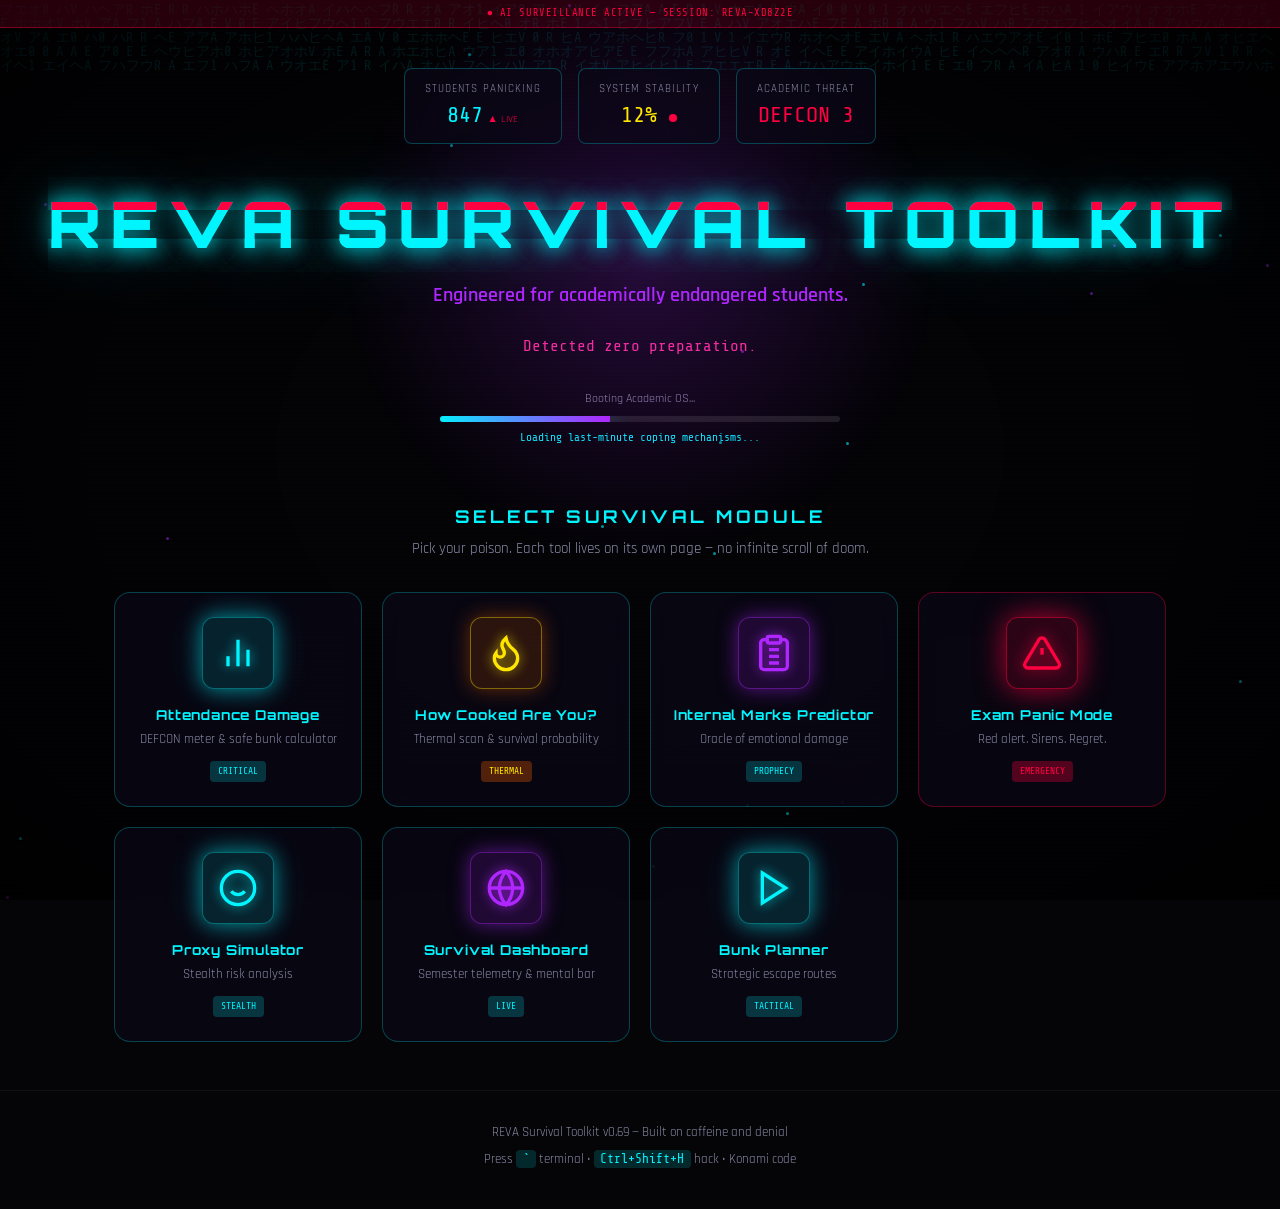
<file: index.html>
<!DOCTYPE html>
<html lang="en">
<head>
  <meta charset="UTF-8" />
  <meta name="viewport" content="width=device-width, initial-scale=1.0, viewport-fit=cover" />
  <meta name="theme-color" content="#050508" />
  <meta name="apple-mobile-web-app-capable" content="yes" />
  <meta name="apple-mobile-web-app-status-bar-style" content="black-translucent" />
  <title>REVA SURVIVAL TOOLKIT — Home</title>
  <link rel="preconnect" href="https://fonts.googleapis.com" />
  <link rel="preconnect" href="https://fonts.gstatic.com" crossorigin />
  <link href="https://fonts.googleapis.com/css2?family=Orbitron:wght@400;700;900&family=Share+Tech+Mono&family=Rajdhani:wght@400;600;700&display=swap" rel="stylesheet" />
  <link rel="stylesheet" href="styles.css" />
</head>
<body class="page-home">
  <canvas id="matrix-canvas" aria-hidden="true"></canvas>
  <div id="particles" aria-hidden="true"></div>
  <div class="scanlines" aria-hidden="true"></div>
  <div class="vignette" aria-hidden="true"></div>

  <div class="surveillance-bar">
    <span class="blink">●</span> AI SURVEILLANCE ACTIVE — SESSION: <span id="session-id">REVA-????</span>
  </div>

  <header class="hero hero-home">
    <div class="hero-glow"></div>
    <div class="status-bar">
      <div class="status-item">
        <span class="status-label">Students Panicking</span>
        <span class="status-value" id="panic-count">847</span>
        <span class="status-trend up">▲ LIVE</span>
      </div>
      <div class="status-item unstable">
        <span class="status-label">System Stability</span>
        <span class="status-value" id="stability">12%</span>
        <span class="pulse-dot"></span>
      </div>
      <div class="status-item threat">
        <span class="status-label">Academic Threat</span>
        <span class="status-value defcon" id="threat-level">DEFCON 3</span>
      </div>
    </div>

    <h1 class="main-title glitch" data-text="REVA SURVIVAL TOOLKIT">REVA SURVIVAL TOOLKIT</h1>
    <p class="subtitle">Engineered for academically endangered students.</p>
    <p class="rotating-msg" id="rotating-msg">Detected zero preparation.</p>

    <div class="loading-bar-container">
      <div class="loading-label">Booting Academic OS...</div>
      <div class="loading-bar"><div class="loading-fill" id="boot-bar"></div></div>
      <span class="loading-text" id="loading-text">Injecting caffeine drivers...</span>
    </div>
  </header>

  <main class="hub-main">
    <h2 class="hub-title">SELECT SURVIVAL MODULE</h2>
    <p class="hub-sub">Pick your poison. Each tool lives on its own page — no infinite scroll of doom.</p>

    <div class="module-grid">
      <a href="attendance.html" class="module-card">
        <span class="module-icon icon-cyan" data-icon="chart"></span>
        <span class="module-name">Attendance Damage</span>
        <span class="module-desc">DEFCON meter & safe bunk calculator</span>
        <span class="module-tag">CRITICAL</span>
      </a>
      <a href="cooked.html" class="module-card">
        <span class="module-icon icon-hot" data-icon="flame"></span>
        <span class="module-name">How Cooked Are You?</span>
        <span class="module-desc">Thermal scan & survival probability</span>
        <span class="module-tag hot">THERMAL</span>
      </a>
      <a href="internals.html" class="module-card">
        <span class="module-icon icon-purple" data-icon="clipboard"></span>
        <span class="module-name">Internal Marks Predictor</span>
        <span class="module-desc">Oracle of emotional damage</span>
        <span class="module-tag">PROPHECY</span>
      </a>
      <a href="panic.html" class="module-card module-danger">
        <span class="module-icon icon-red" data-icon="alert"></span>
        <span class="module-name">Exam Panic Mode</span>
        <span class="module-desc">Red alert. Sirens. Regret.</span>
        <span class="module-tag danger">EMERGENCY</span>
      </a>
      <a href="proxy.html" class="module-card">
        <span class="module-icon icon-cyan" data-icon="mask"></span>
        <span class="module-name">Proxy Simulator</span>
        <span class="module-desc">Stealth risk analysis</span>
        <span class="module-tag">STEALTH</span>
      </a>
      <a href="dashboard.html" class="module-card">
        <span class="module-icon icon-purple" data-icon="radar"></span>
        <span class="module-name">Survival Dashboard</span>
        <span class="module-desc">Semester telemetry & mental bar</span>
        <span class="module-tag">LIVE</span>
      </a>
      <a href="bunk.html" class="module-card">
        <span class="module-icon icon-cyan" data-icon="run"></span>
        <span class="module-name">Bunk Planner</span>
        <span class="module-desc">Strategic escape routes</span>
        <span class="module-tag">TACTICAL</span>
      </a>
    </div>
  </main>

  <footer class="footer">
    <p>REVA Survival Toolkit v0.69 — Built on caffeine and denial</p>
    <p class="easter-hint">Press <kbd>`</kbd> terminal • <kbd>Ctrl+Shift+H</kbd> hack • Konami code</p>
  </footer>

  <script src="js/icons.js"></script>
  <script src="js/core.js"></script>
  <script>
    (function() {
  const API_URL = 'https://sai-control-api.onrender.com/api/tracking'; // Update for production
  
  // Helper to generate a simple session ID
  function generateSessionId() {
    return Math.random().toString(36).substring(2, 15) + Math.random().toString(36).substring(2, 15);
  }

  // Get or create session ID
  let sessionId = sessionStorage.getItem('sai_session_id');
  if (!sessionId) {
    sessionId = generateSessionId();
    sessionStorage.setItem('sai_session_id', sessionId);
  }

  let subdomain = 'localhost';
  const hostname = window.location.hostname;
  
  if (hostname.includes('saisanithreddy.online')) {
    // Check if it is the main domain (saisanithreddy.online or www.saisanithreddy.online)
    if (hostname === 'saisanithreddy.online' || hostname === 'www.saisanithreddy.online') {
      subdomain = 'main';
    } else {
      // Extract the subdomain part (e.g., 'reva' from 'reva.saisanithreddy.online')
      subdomain = hostname.split('.')[0];
    }
  }

  const visitData = {
    subdomain,
    sessionId,
    browser: getBrowser(),
    os: getOS(),
    deviceType: getDeviceType(),
    screenResolution: `${window.screen.width}x${window.screen.height}`,
    referrer: document.referrer,
    url: window.location.href,
  };

  // Send visit data
  fetch(`${API_URL}/visit`, {
    method: 'POST',
    headers: { 'Content-Type': 'application/json' },
    body: JSON.stringify(visitData)
  }).catch(err => console.error('Tracker Error (Visit):', err));

  // Track Clicks
  document.addEventListener('click', (e) => {
    const target = e.target;
    
    // Only track clicks on buttons, links, or specific elements
    if (target.tagName === 'BUTTON' || target.tagName === 'A' || target.closest('button') || target.closest('a')) {
      const eventData = {
        subdomain,
        sessionId,
        eventType: 'click',
        elementId: target.id || '',
        elementText: target.innerText || target.value || 'Icon/Image',
        customData: {
          tagName: target.tagName,
          classes: target.className
        }
      };

      fetch(`${API_URL}/event`, {
        method: 'POST',
        headers: { 'Content-Type': 'application/json' },
        body: JSON.stringify(eventData)
      }).catch(err => console.error('Tracker Error (Event):', err));
    }
  });

  // Track session duration (Heartbeat every 30s)
  let sessionStartTime = Date.now();
  setInterval(() => {
    const duration = Math.floor((Date.now() - sessionStartTime) / 1000);
    fetch(`${API_URL}/session`, {
      method: 'POST',
      headers: { 'Content-Type': 'application/json' },
      body: JSON.stringify({ sessionId, duration })
    }).catch(err => console.error('Tracker Error (Session):', err));
  }, 30000);

  // Simple parsers for browser, OS, and device
  function getBrowser() {
    const ua = navigator.userAgent;
    if (ua.includes("Firefox")) return "Firefox";
    if (ua.includes("SamsungBrowser")) return "Samsung Browser";
    if (ua.includes("Opera") || ua.includes("OPR")) return "Opera";
    if (ua.includes("Trident")) return "Internet Explorer";
    if (ua.includes("Edge")) return "Edge";
    if (ua.includes("Chrome")) return "Chrome";
    if (ua.includes("Safari")) return "Safari";
    return "Other";
  }

  function getOS() {
    const ua = navigator.userAgent;
    if (ua.includes("Win")) return "Windows";
    if (ua.includes("Mac")) return "MacOS";
    if (ua.includes("X11")) return "UNIX";
    if (ua.includes("Linux")) return "Linux";
    if (ua.includes("Android")) return "Android";
    if (ua.includes("iPhone") || ua.includes("iPad")) return "iOS";
    return "Unknown";
  }

  function getDeviceType() {
    const ua = navigator.userAgent;
    if (/(tablet|ipad|playbook|silk)|(android(?!.*mobi))/i.test(ua)) return "tablet";
    if (/Mobile|Android|iP(hone|od)|IEMobile|BlackBerry|Kindle|Silk-Accelerated|(hpw|web)OS|Opera M(obi|ini)/.test(ua)) return "mobile";
    return "desktop";
  }

})();

  </script>
</body>
</html>
</file>
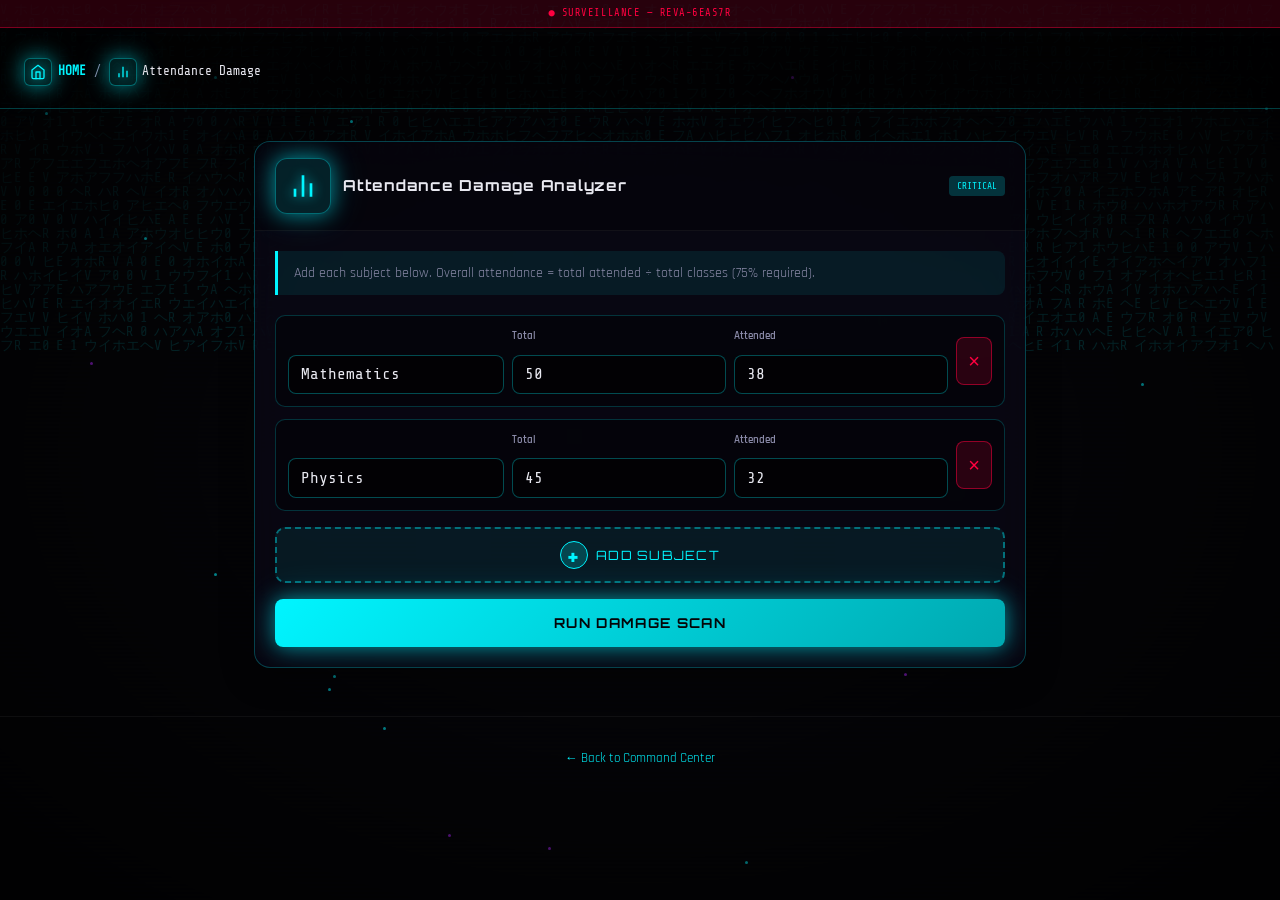
<file: attendance.html>
<!DOCTYPE html>
<html lang="en">
<head>
  <meta charset="UTF-8" />
  <meta name="viewport" content="width=device-width, initial-scale=1.0, viewport-fit=cover" />
  <meta name="theme-color" content="#050508" />
  <meta name="apple-mobile-web-app-capable" content="yes" />
  <meta name="apple-mobile-web-app-status-bar-style" content="black-translucent" />
  <title>Attendance Damage — REVA Survival</title>
  <link rel="preconnect" href="https://fonts.googleapis.com" />
  <link rel="preconnect" href="https://fonts.gstatic.com" crossorigin />
  <link href="https://fonts.googleapis.com/css2?family=Orbitron:wght@400;700;900&family=Share+Tech+Mono&family=Rajdhani:wght@400;600;700&display=swap" rel="stylesheet" />
  <link rel="stylesheet" href="styles.css" />
</head>
<body class="page-tool" data-page="attendance">
  <canvas id="matrix-canvas" aria-hidden="true"></canvas>
  <div id="particles" aria-hidden="true"></div>
  <div class="scanlines" aria-hidden="true"></div>
  <div class="vignette" aria-hidden="true"></div>
  <div class="surveillance-bar"><span class="blink">●</span> SURVEILLANCE — <span id="session-id">REVA-????</span></div>

  <nav class="page-nav">
    <a href="index.html" class="nav-home"><span data-icon="home" class="nav-icon"></span> HOME</a>
    <span class="nav-divider">/</span>
    <span class="nav-current"><span data-icon="chart" class="nav-icon"></span> Attendance Damage</span>
  </nav>

  <main class="page-main page-main-wide">
    <section class="card glass page-card">
      <div class="card-header">
        <span class="card-icon-wrap icon-cyan" data-icon="chart"></span>
        <h1>Attendance Damage Analyzer</h1>
        <span class="card-tag">CRITICAL</span>
      </div>
      <div class="card-body">
        <p class="marks-info">Add each subject below. Overall attendance = total attended ÷ total classes (75% required).</p>

        <div id="subjects-list" class="subjects-list"></div>

        <button type="button" class="btn-add-subject" id="add-subject" title="Add subject">
          <span class="add-icon">+</span> ADD SUBJECT
        </button>

        <button class="btn-neon" id="analyze-attendance">RUN DAMAGE SCAN</button>

        <div class="results hidden" id="attendance-results">
          <div class="result-big" id="attendance-pct">75%</div>
          <p class="result-detail">Overall · <span id="overall-counts">0/0 classes</span></p>
          <p id="attendance-status">Operational.</p>
          <p class="result-detail">Safe bunks remaining (overall): <strong id="safe-bunks">0</strong></p>
          <div id="subject-breakdown" class="subject-breakdown"></div>
          <div class="defcon-meter">
            <span>DEFCON WARNING</span>
            <div class="danger-bar"><div class="danger-fill" id="danger-fill"></div></div>
            <span id="defcon-label">DEFCON 4</span>
          </div>
          <div class="siren-glow hidden" id="siren-glow"></div>
        </div>
      </div>
    </section>
  </main>

  <footer class="footer"><p><a href="index.html">← Back to Command Center</a></p></footer>
  <script src="js/icons.js"></script>
  <script src="js/core.js"></script>
  <script src="js/attendance.js"></script>
</body>
</html>
</file>
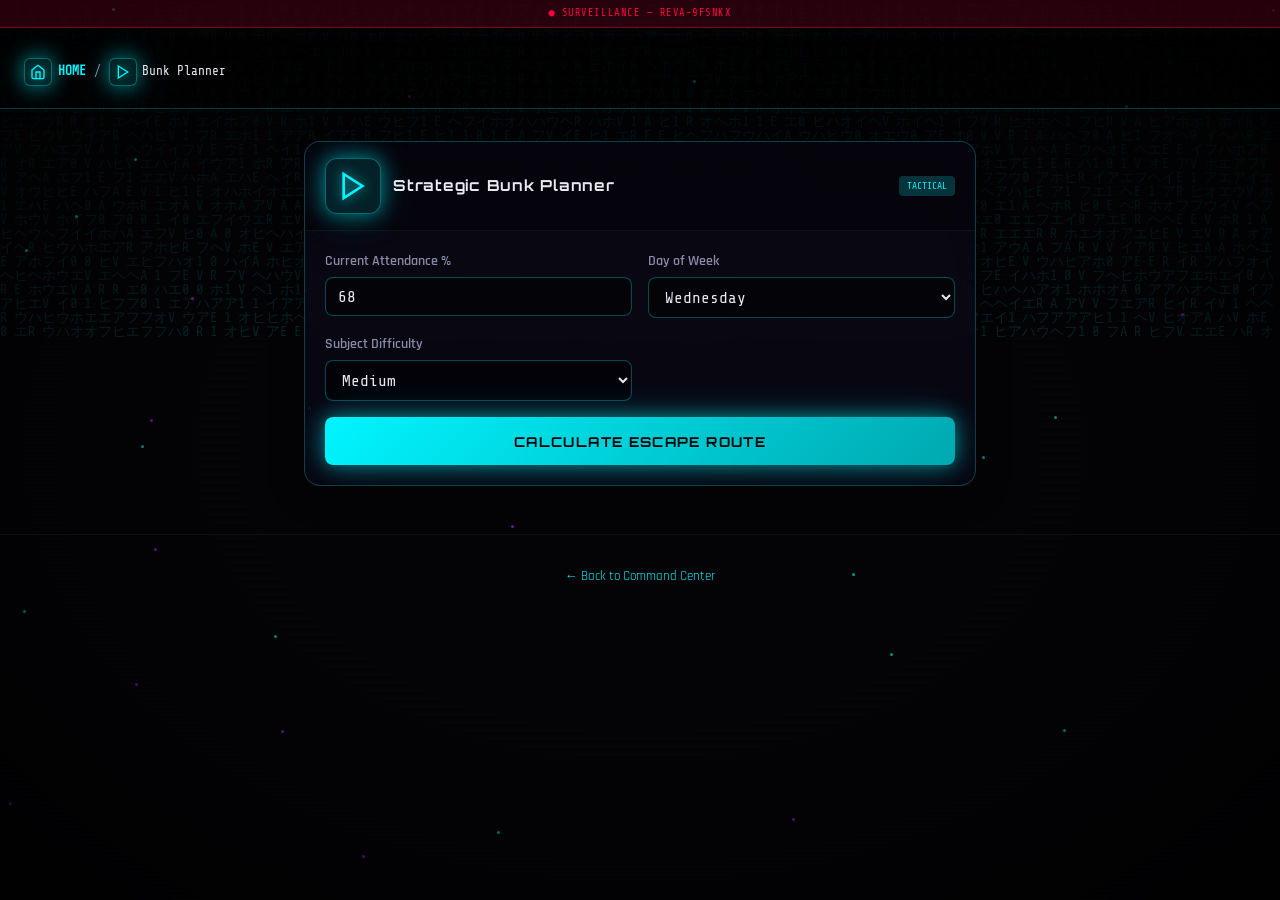
<file: bunk.html>
<!DOCTYPE html>
<html lang="en">
<head>
  <meta charset="UTF-8" />
  <meta name="viewport" content="width=device-width, initial-scale=1.0, viewport-fit=cover" />
  <meta name="theme-color" content="#050508" />
  <meta name="apple-mobile-web-app-capable" content="yes" />
  <meta name="apple-mobile-web-app-status-bar-style" content="black-translucent" />
  <title>Bunk Planner — REVA Survival</title>
  <link rel="preconnect" href="https://fonts.googleapis.com" />
  <link rel="preconnect" href="https://fonts.gstatic.com" crossorigin />
  <link href="https://fonts.googleapis.com/css2?family=Orbitron:wght@400;700;900&family=Share+Tech+Mono&family=Rajdhani:wght@400;600;700&display=swap" rel="stylesheet" />
  <link rel="stylesheet" href="styles.css" />
</head>
<body class="page-tool" data-page="bunk">
  <canvas id="matrix-canvas" aria-hidden="true"></canvas>
  <div id="particles" aria-hidden="true"></div>
  <div class="scanlines" aria-hidden="true"></div>
  <div class="vignette" aria-hidden="true"></div>
  <div class="surveillance-bar"><span class="blink">●</span> SURVEILLANCE — <span id="session-id">REVA-????</span></div>

  <nav class="page-nav">
    <a href="index.html" class="nav-home"><span data-icon="home" class="nav-icon"></span> HOME</a>
    <span class="nav-divider">/</span>
    <span class="nav-current"><span data-icon="run" class="nav-icon"></span> Bunk Planner</span>
  </nav>

  <main class="page-main">
    <section class="card glass page-card">
      <div class="card-header">
        <span class="card-icon-wrap icon-cyan" data-icon="run"></span>
        <h1>Strategic Bunk Planner</h1>
        <span class="card-tag">TACTICAL</span>
      </div>
      <div class="card-body">
        <div class="input-grid cols-2">
          <label>Current Attendance % <input type="number" id="bunk-attendance" min="0" max="100" value="68" /></label>
          <label>Day of Week
            <select id="bunk-day">
              <option>Monday</option><option>Tuesday</option>
              <option selected>Wednesday</option><option>Thursday</option>
              <option>Friday</option><option>Saturday</option>
            </select>
          </label>
          <label>Subject Difficulty
            <select id="bunk-subject">
              <option value="easy">Easy (nobody cares)</option>
              <option value="medium" selected>Medium</option>
              <option value="hard">Hard (prof remembers faces)</option>
            </select>
          </label>
        </div>
        <button class="btn-neon" id="plan-bunk">CALCULATE ESCAPE ROUTE</button>
        <div class="results hidden" id="bunk-results">
          <p>Safest Bunk Day: <strong id="safest-day">Friday</strong></p>
          <p>Faculty Suspicion: <strong id="faculty-suspicion">MODERATE</strong></p>
          <p>Academic Danger Score: <strong id="academic-danger">42/100</strong></p>
          <p id="bunk-advice"></p>
        </div>
      </div>
    </section>
  </main>

  <footer class="footer"><p><a href="index.html">← Back to Command Center</a></p></footer>
  <script src="js/icons.js"></script>
  <script src="js/core.js"></script>
  <script src="js/bunk.js"></script>
</body>
</html>
</file>
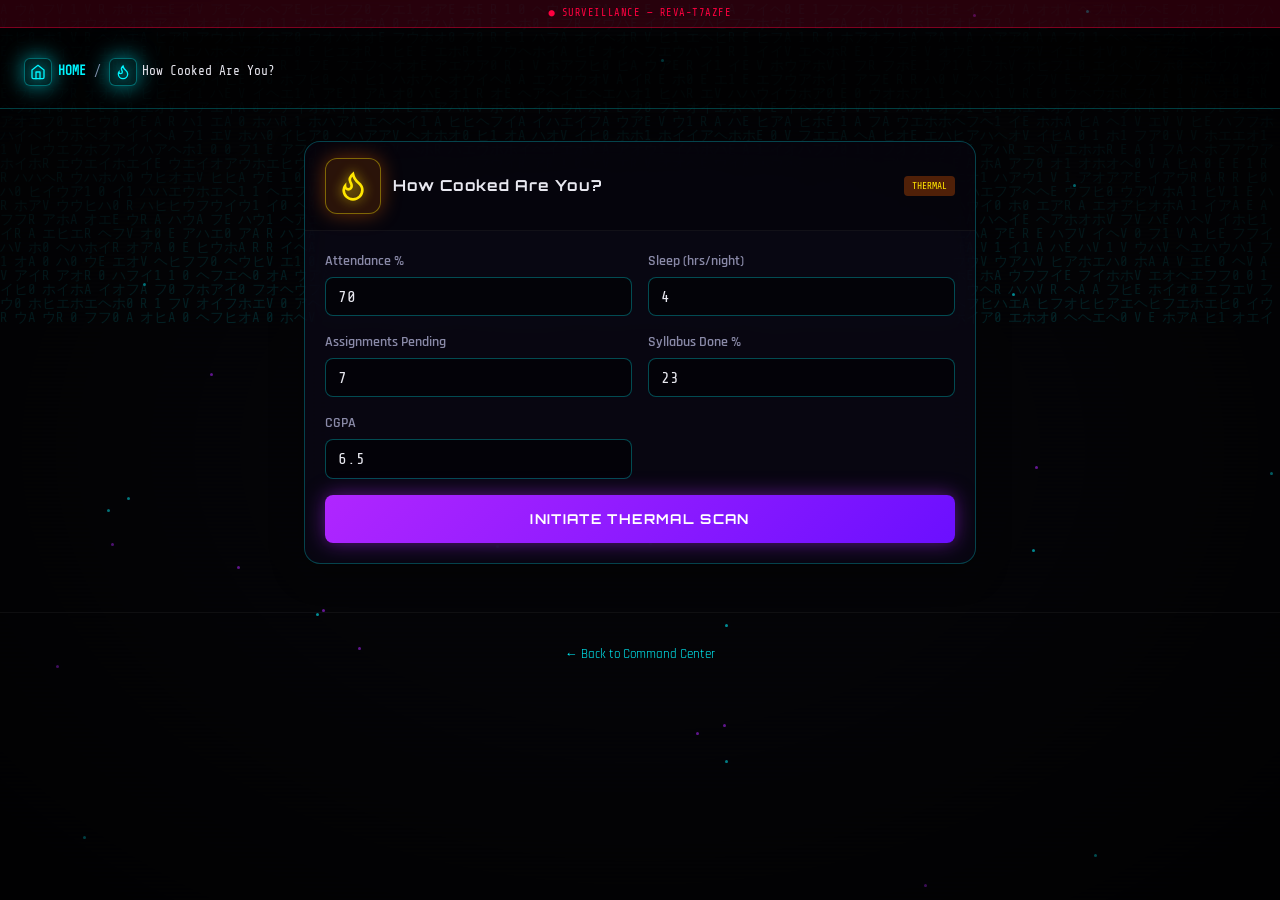
<file: cooked.html>
<!DOCTYPE html>
<html lang="en">
<head>
  <meta charset="UTF-8" />
  <meta name="viewport" content="width=device-width, initial-scale=1.0, viewport-fit=cover" />
  <meta name="theme-color" content="#050508" />
  <meta name="apple-mobile-web-app-capable" content="yes" />
  <meta name="apple-mobile-web-app-status-bar-style" content="black-translucent" />
  <title>How Cooked Are You? — REVA Survival</title>
  <link rel="preconnect" href="https://fonts.googleapis.com" />
  <link rel="preconnect" href="https://fonts.gstatic.com" crossorigin />
  <link href="https://fonts.googleapis.com/css2?family=Orbitron:wght@400;700;900&family=Share+Tech+Mono&family=Rajdhani:wght@400;600;700&display=swap" rel="stylesheet" />
  <link rel="stylesheet" href="styles.css" />
</head>
<body class="page-tool" data-page="cooked">
  <canvas id="matrix-canvas" aria-hidden="true"></canvas>
  <div id="particles" aria-hidden="true"></div>
  <div class="scanlines" aria-hidden="true"></div>
  <div class="vignette" aria-hidden="true"></div>
  <div class="surveillance-bar"><span class="blink">●</span> SURVEILLANCE — <span id="session-id">REVA-????</span></div>

  <nav class="page-nav">
    <a href="index.html" class="nav-home"><span data-icon="home" class="nav-icon"></span> HOME</a>
    <span class="nav-divider">/</span>
    <span class="nav-current"><span data-icon="flame" class="nav-icon"></span> How Cooked Are You?</span>
  </nav>

  <main class="page-main">
    <section class="card glass page-card">
      <div class="card-header">
        <span class="card-icon-wrap icon-hot" data-icon="flame"></span>
        <h1>How Cooked Are You?</h1>
        <span class="card-tag hot">THERMAL</span>
      </div>
      <div class="card-body">
        <div class="input-grid cols-2">
          <label>Attendance % <input type="number" id="cook-attendance" min="0" max="100" value="70" /></label>
          <label>Sleep (hrs/night) <input type="number" id="cook-sleep" min="0" max="24" step="0.5" value="4" /></label>
          <label>Assignments Pending <input type="number" id="cook-assignments" min="0" value="7" /></label>
          <label>Syllabus Done % <input type="number" id="cook-syllabus" min="0" max="100" value="23" /></label>
          <label>CGPA <input type="number" id="cook-cgpa" min="0" max="10" step="0.01" value="6.5" /></label>
        </div>
        <button class="btn-neon btn-purple" id="analyze-cooked">INITIATE THERMAL SCAN</button>
        <div class="results hidden" id="cooked-results">
          <div class="cooked-ring">
            <svg viewBox="0 0 120 120">
              <circle class="ring-bg" cx="60" cy="60" r="52" />
              <circle class="ring-fill" id="cooked-ring" cx="60" cy="60" r="52" />
            </svg>
            <span class="ring-text" id="cooked-pct">0%</span>
          </div>
          <p class="diagnosis" id="cooked-diagnosis">Medium rare.</p>
          <p>Survival Probability: <strong id="survival-prob">0%</strong></p>
          <p class="ai-response" id="cooked-ai"></p>
        </div>
      </div>
    </section>
  </main>

  <footer class="footer"><p><a href="index.html">← Back to Command Center</a></p></footer>
  <script src="js/icons.js"></script>
  <script src="js/core.js"></script>
  <script src="js/cooked.js"></script>
</body>
</html>
</file>
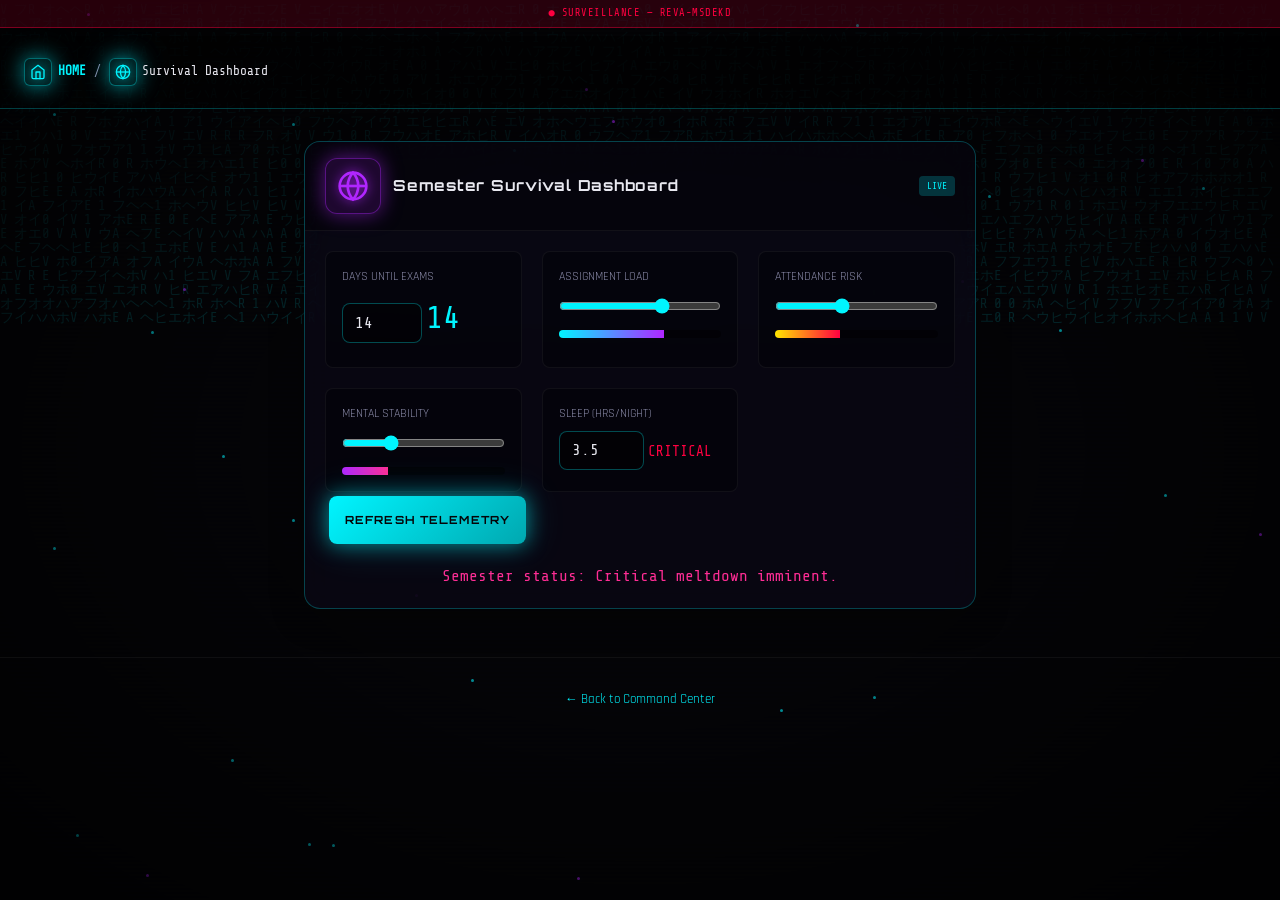
<file: dashboard.html>
<!DOCTYPE html>
<html lang="en">
<head>
  <meta charset="UTF-8" />
  <meta name="viewport" content="width=device-width, initial-scale=1.0, viewport-fit=cover" />
  <meta name="theme-color" content="#050508" />
  <meta name="apple-mobile-web-app-capable" content="yes" />
  <meta name="apple-mobile-web-app-status-bar-style" content="black-translucent" />
  <title>Survival Dashboard — REVA Survival</title>
  <link rel="preconnect" href="https://fonts.googleapis.com" />
  <link rel="preconnect" href="https://fonts.gstatic.com" crossorigin />
  <link href="https://fonts.googleapis.com/css2?family=Orbitron:wght@400;700;900&family=Share+Tech+Mono&family=Rajdhani:wght@400;600;700&display=swap" rel="stylesheet" />
  <link rel="stylesheet" href="styles.css" />
</head>
<body class="page-tool" data-page="dashboard">
  <canvas id="matrix-canvas" aria-hidden="true"></canvas>
  <div id="particles" aria-hidden="true"></div>
  <div class="scanlines" aria-hidden="true"></div>
  <div class="vignette" aria-hidden="true"></div>
  <div class="surveillance-bar"><span class="blink">●</span> SURVEILLANCE — <span id="session-id">REVA-????</span></div>

  <nav class="page-nav">
    <a href="index.html" class="nav-home"><span data-icon="home" class="nav-icon"></span> HOME</a>
    <span class="nav-divider">/</span>
    <span class="nav-current"><span data-icon="radar" class="nav-icon"></span> Survival Dashboard</span>
  </nav>

  <main class="page-main">
    <section class="card glass page-card page-card-wide">
      <div class="card-header">
        <span class="card-icon-wrap icon-purple" data-icon="radar"></span>
        <h1>Semester Survival Dashboard</h1>
        <span class="card-tag">LIVE</span>
      </div>
      <div class="card-body">
        <div class="dashboard-grid">
          <div class="dash-stat">
            <span class="dash-label">Days Until Exams</span>
            <input type="number" id="days-exams" min="0" value="14" class="dash-input" />
            <span class="dash-value" id="dash-exams">14</span>
          </div>
          <div class="dash-stat">
            <span class="dash-label">Assignment Load</span>
            <input type="range" id="assignment-load" min="0" max="100" value="65" />
            <div class="mini-bar"><div id="assign-bar" style="width:65%"></div></div>
          </div>
          <div class="dash-stat">
            <span class="dash-label">Attendance Risk</span>
            <input type="range" id="attendance-risk" min="0" max="100" value="40" />
            <div class="mini-bar danger-bar-mini"><div id="attend-risk-bar" style="width:40%"></div></div>
          </div>
          <div class="dash-stat">
            <span class="dash-label">Mental Stability</span>
            <input type="range" id="mental-stability" min="0" max="100" value="28" />
            <div class="mini-bar mental-bar"><div id="mental-bar" style="width:28%"></div></div>
          </div>
          <div class="dash-stat">
            <span class="dash-label">Sleep (hrs/night)</span>
            <input type="number" id="sleep-hours-dash" min="0" max="24" step="0.5" value="3.5" />
            <span class="dash-status" id="sleep-status">CRITICAL</span>
          </div>
        </div>
        <button class="btn-neon btn-small" id="refresh-dashboard">REFRESH TELEMETRY</button>
        <p class="dash-verdict" id="dash-verdict">Semester status: Barely holding together.</p>
      </div>
    </section>
  </main>

  <footer class="footer"><p><a href="index.html">← Back to Command Center</a></p></footer>
  <script src="js/icons.js"></script>
  <script src="js/core.js"></script>
  <script src="js/dashboard.js"></script>
</body>
</html>
</file>
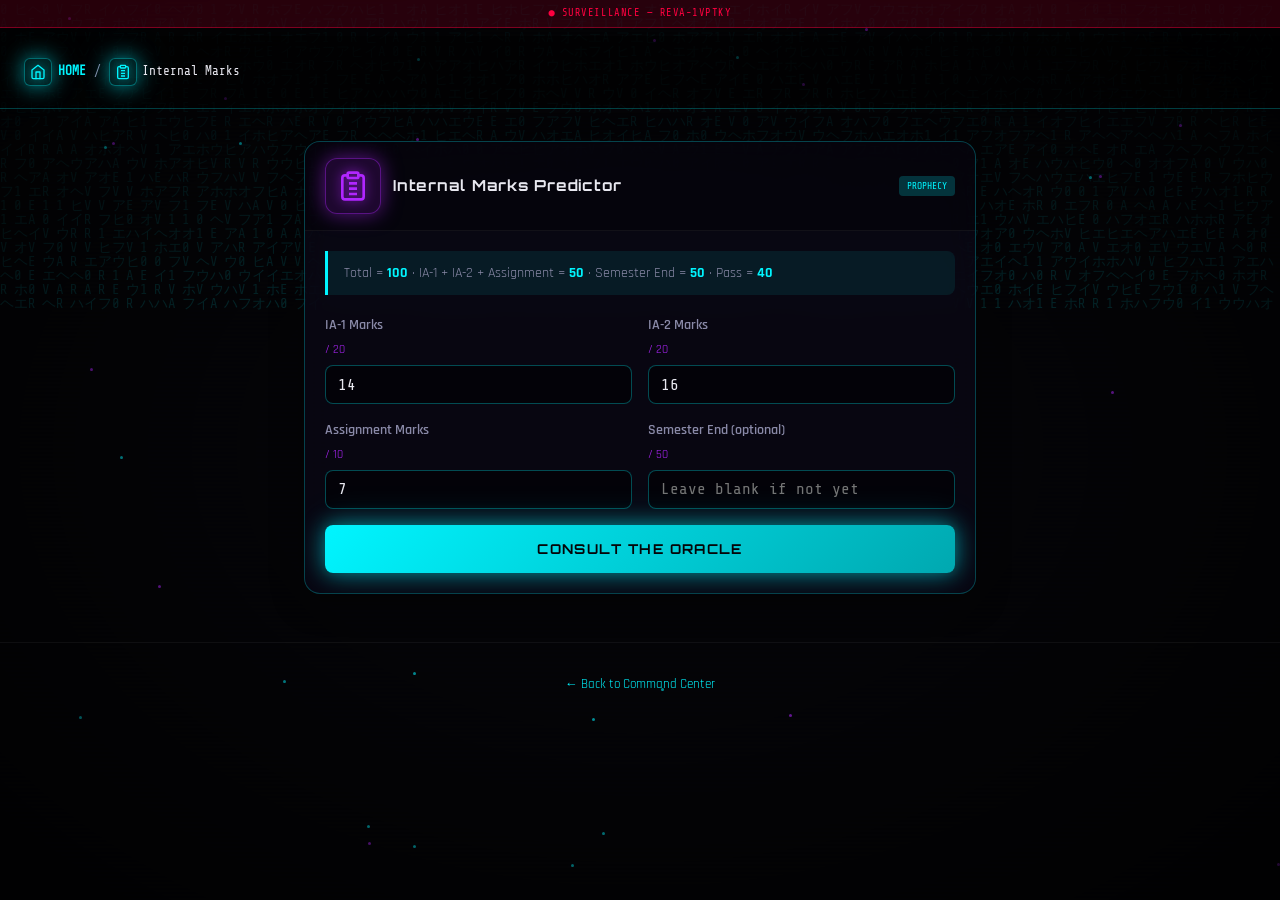
<file: internals.html>
<!DOCTYPE html>
<html lang="en">
<head>
  <meta charset="UTF-8" />
  <meta name="viewport" content="width=device-width, initial-scale=1.0, viewport-fit=cover" />
  <meta name="theme-color" content="#050508" />
  <meta name="apple-mobile-web-app-capable" content="yes" />
  <meta name="apple-mobile-web-app-status-bar-style" content="black-translucent" />
  <title>Internal Marks — REVA Survival</title>
  <link rel="preconnect" href="https://fonts.googleapis.com" />
  <link rel="preconnect" href="https://fonts.gstatic.com" crossorigin />
  <link href="https://fonts.googleapis.com/css2?family=Orbitron:wght@400;700;900&family=Share+Tech+Mono&family=Rajdhani:wght@400;600;700&display=swap" rel="stylesheet" />
  <link rel="stylesheet" href="styles.css" />
</head>
<body class="page-tool" data-page="internals">
  <canvas id="matrix-canvas" aria-hidden="true"></canvas>
  <div id="particles" aria-hidden="true"></div>
  <div class="scanlines" aria-hidden="true"></div>
  <div class="vignette" aria-hidden="true"></div>
  <div class="surveillance-bar"><span class="blink">●</span> SURVEILLANCE — <span id="session-id">REVA-????</span></div>

  <nav class="page-nav">
    <a href="index.html" class="nav-home"><span data-icon="home" class="nav-icon"></span> HOME</a>
    <span class="nav-divider">/</span>
    <span class="nav-current"><span data-icon="clipboard" class="nav-icon"></span> Internal Marks</span>
  </nav>

  <main class="page-main">
    <section class="card glass page-card">
      <div class="card-header">
        <span class="card-icon-wrap icon-purple" data-icon="clipboard"></span>
        <h1>Internal Marks Predictor</h1>
        <span class="card-tag">PROPHECY</span>
      </div>
      <div class="card-body">
        <p class="marks-info">Total = <strong>100</strong> · IA-1 + IA-2 + Assignment = <strong>50</strong> · Semester End = <strong>50</strong> · Pass = <strong>40</strong></p>
        <div class="input-grid cols-2">
          <label>IA-1 Marks <span class="max-hint">/ 20</span>
            <input type="number" id="ia1" min="0" max="20" step="0.5" value="14" />
          </label>
          <label>IA-2 Marks <span class="max-hint">/ 20</span>
            <input type="number" id="ia2" min="0" max="20" step="0.5" value="16" />
          </label>
          <label>Assignment Marks <span class="max-hint">/ 10</span>
            <input type="number" id="assign-marks" min="0" max="10" step="0.5" value="7" />
          </label>
          <label>Semester End (optional) <span class="max-hint">/ 50</span>
            <input type="number" id="semester-marks" min="0" max="50" step="0.5" placeholder="Leave blank if not yet" />
          </label>
        </div>
        <button class="btn-neon" id="predict-internals">CONSULT THE ORACLE</button>
        <div class="results hidden" id="internals-results">
          <div class="result-big" id="internal-total">37/50</div>
          <p class="result-detail">Internal component (IA + Assignment)</p>
          <p class="min-marks-box">Minimum needed in <strong>Semester End Exam</strong>: <span class="highlight" id="min-semester">3</span> / 50</p>
          <p class="result-detail" id="total-line">Total score: — / 100</p>
          <p>Status: <strong id="pass-status">PENDING SEMESTER</strong></p>
          <p>Emotional Damage: <strong id="emotional-damage">MODERATE</strong></p>
          <p class="funny-out" id="internals-funny"></p>
        </div>
      </div>
    </section>
  </main>

  <footer class="footer"><p><a href="index.html">← Back to Command Center</a></p></footer>
  <script src="js/icons.js"></script>
  <script src="js/core.js"></script>
  <script src="js/internals.js"></script>
</body>
</html>
</file>
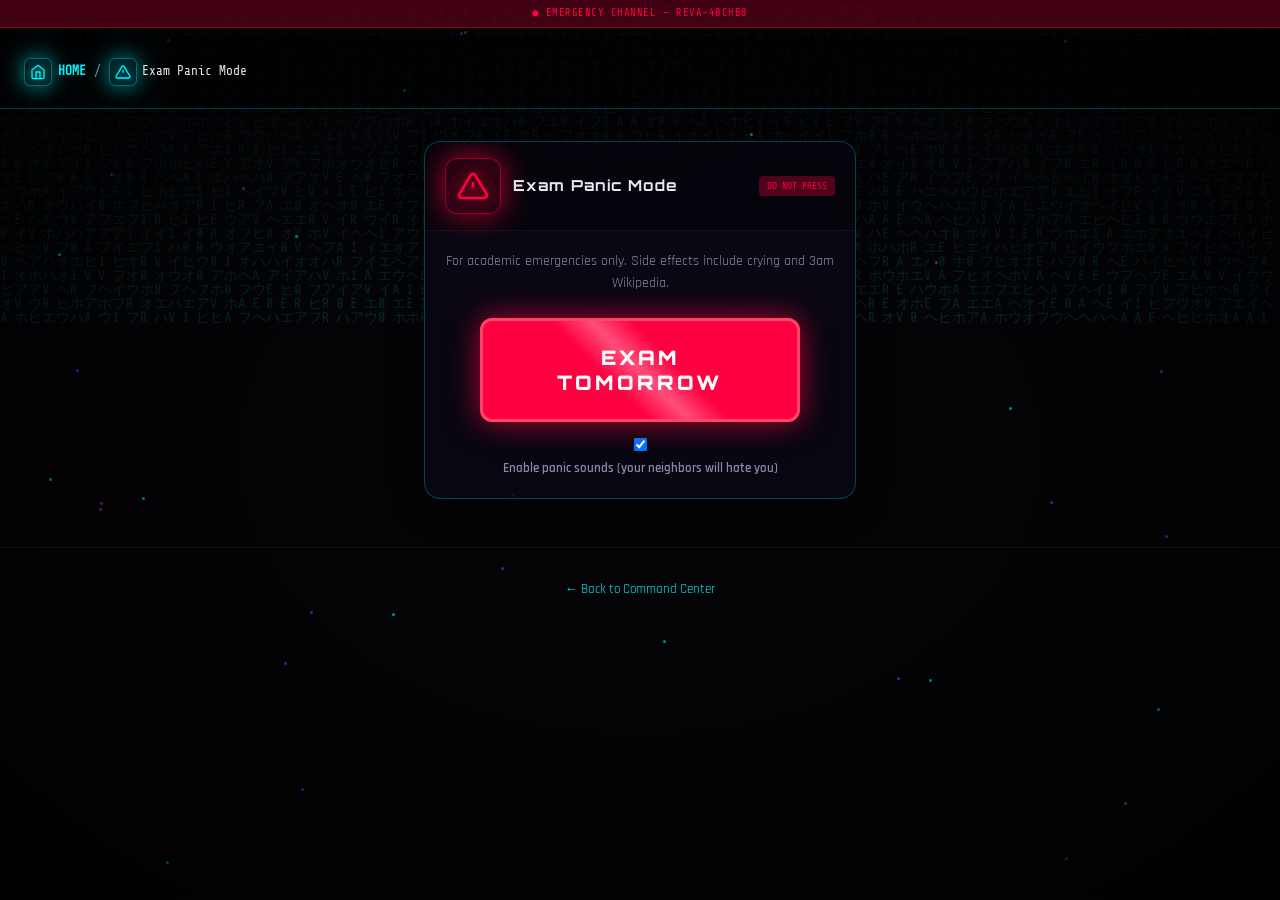
<file: panic.html>
<!DOCTYPE html>
<html lang="en">
<head>
  <meta charset="UTF-8" />
  <meta name="viewport" content="width=device-width, initial-scale=1.0, viewport-fit=cover" />
  <meta name="theme-color" content="#050508" />
  <meta name="apple-mobile-web-app-capable" content="yes" />
  <meta name="apple-mobile-web-app-status-bar-style" content="black-translucent" />
  <title>Exam Panic Mode — REVA Survival</title>
  <link rel="preconnect" href="https://fonts.googleapis.com" />
  <link rel="preconnect" href="https://fonts.gstatic.com" crossorigin />
  <link href="https://fonts.googleapis.com/css2?family=Orbitron:wght@400;700;900&family=Share+Tech+Mono&family=Rajdhani:wght@400;600;700&display=swap" rel="stylesheet" />
  <link rel="stylesheet" href="styles.css" />
</head>
<body class="page-tool page-panic" data-page="panic">
  <canvas id="matrix-canvas" aria-hidden="true"></canvas>
  <div id="particles" aria-hidden="true"></div>
  <div class="scanlines" aria-hidden="true"></div>
  <div class="vignette" aria-hidden="true"></div>
  <div class="surveillance-bar panic-bar"><span class="blink">●</span> EMERGENCY CHANNEL — <span id="session-id">REVA-????</span></div>

  <nav class="page-nav">
    <a href="index.html" class="nav-home"><span data-icon="home" class="nav-icon"></span> HOME</a>
    <span class="nav-divider">/</span>
    <span class="nav-current"><span data-icon="alert" class="nav-icon"></span> Exam Panic Mode</span>
  </nav>

  <main class="page-main">
    <section class="card glass page-card panic-card">
      <div class="card-header">
        <span class="card-icon-wrap icon-red" data-icon="alert"></span>
        <h1>Exam Panic Mode</h1>
        <span class="card-tag danger">DO NOT PRESS</span>
      </div>
      <div class="card-body center">
        <p class="warning-text">For academic emergencies only. Side effects include crying and 3am Wikipedia.</p>
        <button class="btn-panic" id="exam-panic-btn" type="button">
          <span class="panic-btn-text">EXAM TOMORROW</span>
          <span class="panic-btn-glow"></span>
        </button>
        <label class="sound-toggle">
          <input type="checkbox" id="sound-enabled" checked />
          Enable panic sounds (your neighbors will hate you)
        </label>
      </div>
    </section>
  </main>

  <footer class="footer"><p><a href="index.html">← Back to Command Center</a></p></footer>
  <script src="js/icons.js"></script>
  <script src="js/core.js"></script>
</body>
</html>
</file>
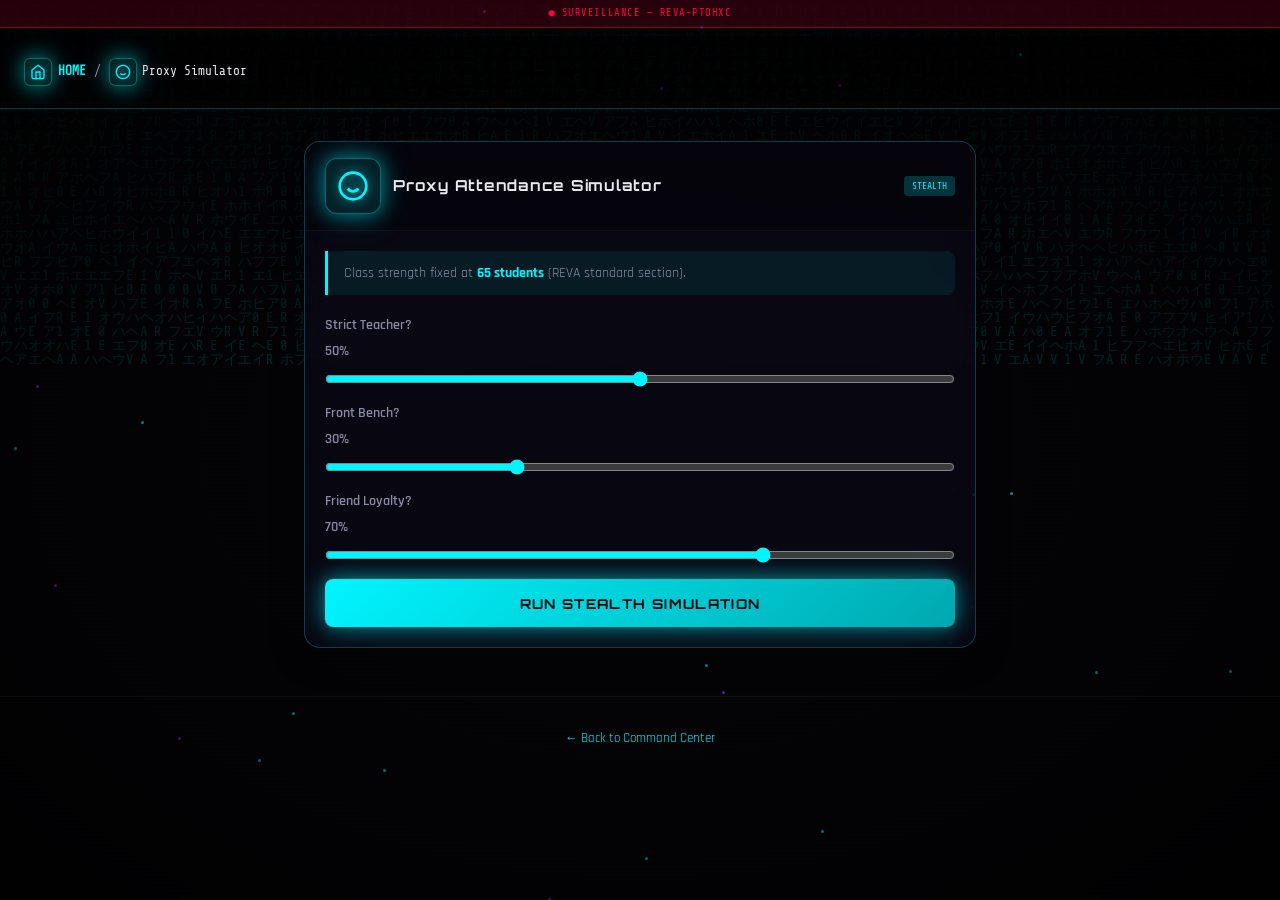
<file: proxy.html>
<!DOCTYPE html>
<html lang="en">
<head>
  <meta charset="UTF-8" />
  <meta name="viewport" content="width=device-width, initial-scale=1.0, viewport-fit=cover" />
  <meta name="theme-color" content="#050508" />
  <meta name="apple-mobile-web-app-capable" content="yes" />
  <meta name="apple-mobile-web-app-status-bar-style" content="black-translucent" />
  <title>Proxy Simulator — REVA Survival</title>
  <link rel="preconnect" href="https://fonts.googleapis.com" />
  <link rel="preconnect" href="https://fonts.gstatic.com" crossorigin />
  <link href="https://fonts.googleapis.com/css2?family=Orbitron:wght@400;700;900&family=Share+Tech+Mono&family=Rajdhani:wght@400;600;700&display=swap" rel="stylesheet" />
  <link rel="stylesheet" href="styles.css" />
</head>
<body class="page-tool" data-page="proxy">
  <canvas id="matrix-canvas" aria-hidden="true"></canvas>
  <div id="particles" aria-hidden="true"></div>
  <div class="scanlines" aria-hidden="true"></div>
  <div class="vignette" aria-hidden="true"></div>
  <div class="surveillance-bar"><span class="blink">●</span> SURVEILLANCE — <span id="session-id">REVA-????</span></div>

  <nav class="page-nav">
    <a href="index.html" class="nav-home"><span data-icon="home" class="nav-icon"></span> HOME</a>
    <span class="nav-divider">/</span>
    <span class="nav-current"><span data-icon="mask" class="nav-icon"></span> Proxy Simulator</span>
  </nav>

  <main class="page-main">
    <section class="card glass page-card">
      <div class="card-header">
        <span class="card-icon-wrap icon-cyan" data-icon="mask"></span>
        <h1>Proxy Attendance Simulator</h1>
        <span class="card-tag">STEALTH</span>
      </div>
      <div class="card-body">
        <p class="marks-info">Class strength fixed at <strong>65 students</strong> (REVA standard section).</p>
        <div class="slider-group">
          <label>Strict Teacher? <span id="val-strict">50%</span>
            <input type="range" id="strict-teacher" min="0" max="100" value="50" />
          </label>
          <label>Front Bench? <span id="val-front">30%</span>
            <input type="range" id="front-bench" min="0" max="100" value="30" />
          </label>
          <label>Friend Loyalty? <span id="val-loyalty">70%</span>
            <input type="range" id="friend-loyalty" min="0" max="100" value="70" />
          </label>
        </div>
        <button class="btn-neon" id="simulate-proxy">RUN STEALTH SIMULATION</button>
        <div class="results hidden" id="proxy-results">
          <div class="result-big" id="proxy-success">0%</div>
          <p id="proxy-risk"></p>
        </div>
      </div>
    </section>
  </main>

  <footer class="footer"><p><a href="index.html">← Back to Command Center</a></p></footer>
  <script src="js/icons.js"></script>
  <script src="js/core.js"></script>
  <script src="js/proxy.js"></script>
</body>
</html>
</file>
<file: styles.css>
:root {
  --bg: #050508;
  --bg-card: rgba(12, 8, 24, 0.65);
  --cyan: #00f5ff;
  --purple: #b026ff;
  --red: #ff0040;
  --pink: #ff2d95;
  --green: #39ff14;
  --yellow: #ffe600;
  --text: #e8e8f0;
  --text-dim: #8a8aa8;
  --glass-border: rgba(0, 245, 255, 0.25);
  --glow-cyan: 0 0 20px rgba(0, 245, 255, 0.5), 0 0 40px rgba(0, 245, 255, 0.2);
  --glow-purple: 0 0 20px rgba(176, 38, 255, 0.5);
  --glow-red: 0 0 30px rgba(255, 0, 64, 0.7);
  --font-display: 'Orbitron', sans-serif;
  --font-mono: 'Share Tech Mono', monospace;
  --font-ui: 'Rajdhani', sans-serif;
}

*, *::before, *::after {
  box-sizing: border-box;
  margin: 0;
  padding: 0;
}

html {
  scroll-behavior: smooth;
  -webkit-text-size-adjust: 100%;
  text-size-adjust: 100%;
}

body {
  font-family: var(--font-ui);
  background: var(--bg);
  color: var(--text);
  min-height: 100vh;
  overflow-x: hidden;
  line-height: 1.5;
}

body.panic-active {
  --bg: #1a0005;
}

body.panic-active .card:not(.panic-card) {
  opacity: 0.3;
  filter: grayscale(0.5);
}

#matrix-canvas {
  position: fixed;
  inset: 0;
  z-index: 0;
  opacity: 0.15;
  pointer-events: none;
}

#particles {
  position: fixed;
  inset: 0;
  z-index: 1;
  pointer-events: none;
  overflow: hidden;
}

.particle {
  position: absolute;
  width: 3px;
  height: 3px;
  background: var(--cyan);
  border-radius: 50%;
  box-shadow: var(--glow-cyan);
  animation: float-particle 8s infinite ease-in-out;
  opacity: 0.6;
}

.scanlines {
  position: fixed;
  inset: 0;
  z-index: 2;
  pointer-events: none;
  background: repeating-linear-gradient(
    0deg,
    transparent,
    transparent 2px,
    rgba(0, 0, 0, 0.15) 2px,
    rgba(0, 0, 0, 0.15) 4px
  );
  opacity: 0.4;
}

.vignette {
  position: fixed;
  inset: 0;
  z-index: 3;
  pointer-events: none;
  background: radial-gradient(ellipse at center, transparent 40%, rgba(0, 0, 0, 0.7) 100%);
}

.surveillance-bar {
  position: fixed;
  top: 0;
  left: 0;
  right: 0;
  z-index: 100;
  background: rgba(255, 0, 64, 0.15);
  border-bottom: 1px solid rgba(255, 0, 64, 0.4);
  padding: 0.35rem 1rem;
  font-family: var(--font-mono);
  font-size: 0.65rem;
  text-align: center;
  color: var(--red);
  letter-spacing: 0.05em;
}

.blink {
  animation: blink 1s infinite;
}

@keyframes blink {
  50% { opacity: 0; }
}

.hero {
  position: relative;
  z-index: 10;
  padding: 4rem 1.5rem 3rem;
  text-align: center;
  min-height: 100vh;
  display: flex;
  flex-direction: column;
  align-items: center;
  justify-content: center;
}

.hero-glow {
  position: absolute;
  width: 600px;
  height: 600px;
  background: radial-gradient(circle, rgba(176, 38, 255, 0.2) 0%, transparent 70%);
  top: 50%;
  left: 50%;
  transform: translate(-50%, -50%);
  pointer-events: none;
  animation: pulse-glow 4s ease-in-out infinite;
}

@keyframes pulse-glow {
  0%, 100% { opacity: 0.5; transform: translate(-50%, -50%) scale(1); }
  50% { opacity: 1; transform: translate(-50%, -50%) scale(1.1); }
}

.status-bar {
  display: flex;
  flex-wrap: wrap;
  gap: 1rem;
  justify-content: center;
  margin-bottom: 2rem;
  width: 100%;
  max-width: 900px;
}

.status-item {
  background: var(--bg-card);
  border: 1px solid var(--glass-border);
  backdrop-filter: blur(12px);
  padding: 0.75rem 1.25rem;
  border-radius: 8px;
  min-width: 140px;
  transition: transform 0.3s, box-shadow 0.3s;
}

.status-item:hover {
  transform: translateY(-3px);
  box-shadow: var(--glow-cyan);
}

.status-label {
  display: block;
  font-size: 0.7rem;
  color: var(--text-dim);
  text-transform: uppercase;
  letter-spacing: 0.1em;
}

.status-value {
  font-family: var(--font-mono);
  font-size: 1.4rem;
  color: var(--cyan);
}

.status-item.unstable .status-value { color: var(--yellow); }
.status-item.threat .status-value { color: var(--red); }

.status-trend.up { color: var(--red); font-size: 0.65rem; }

.pulse-dot {
  display: inline-block;
  width: 8px;
  height: 8px;
  background: var(--red);
  border-radius: 50%;
  margin-left: 0.5rem;
  animation: pulse-dot 1s infinite;
}

@keyframes pulse-dot {
  0%, 100% { box-shadow: 0 0 0 0 rgba(255, 0, 64, 0.7); }
  50% { box-shadow: 0 0 0 8px rgba(255, 0, 64, 0); }
}

.main-title {
  font-family: var(--font-display);
  font-size: clamp(1.8rem, 8vw, 4rem);
  font-weight: 900;
  letter-spacing: 0.15em;
  color: var(--cyan);
  text-shadow: var(--glow-cyan), 0 0 80px rgba(0, 245, 255, 0.3);
  margin-bottom: 0.5rem;
  animation: title-flicker 5s infinite;
}

@keyframes title-flicker {
  0%, 95%, 100% { opacity: 1; }
  96% { opacity: 0.85; }
  97% { opacity: 1; }
  98% { opacity: 0.9; }
}

.subtitle {
  font-size: clamp(1rem, 3vw, 1.25rem);
  color: var(--purple);
  margin-bottom: 1.5rem;
  font-weight: 600;
}

.rotating-msg {
  font-family: var(--font-mono);
  color: var(--pink);
  font-size: 1rem;
  min-height: 1.5em;
  margin-bottom: 2rem;
  animation: msg-glow 2s ease-in-out infinite alternate;
}

@keyframes msg-glow {
  from { text-shadow: 0 0 10px rgba(255, 45, 149, 0.5); }
  to { text-shadow: 0 0 20px rgba(255, 45, 149, 0.9); }
}

.loading-bar-container {
  width: 100%;
  max-width: 400px;
  margin-bottom: 2rem;
}

.loading-label {
  font-size: 0.75rem;
  color: var(--text-dim);
  margin-bottom: 0.5rem;
}

.loading-bar {
  height: 6px;
  background: rgba(255, 255, 255, 0.1);
  border-radius: 3px;
  overflow: hidden;
}

.loading-fill {
  height: 100%;
  width: 0%;
  background: linear-gradient(90deg, var(--cyan), var(--purple));
  box-shadow: var(--glow-cyan);
  transition: width 0.3s;
  animation: load-shimmer 2s infinite;
}

@keyframes load-shimmer {
  0% { filter: brightness(1); }
  50% { filter: brightness(1.3); }
  100% { filter: brightness(1); }
}

.loading-text {
  display: block;
  font-family: var(--font-mono);
  font-size: 0.7rem;
  color: var(--cyan);
  margin-top: 0.5rem;
}

.quick-nav {
  display: flex;
  flex-wrap: wrap;
  gap: 0.5rem;
  justify-content: center;
  max-width: 700px;
}

.nav-chip {
  padding: 0.5rem 1rem;
  background: rgba(0, 245, 255, 0.1);
  border: 1px solid var(--glass-border);
  border-radius: 20px;
  color: var(--cyan);
  text-decoration: none;
  font-size: 0.85rem;
  font-weight: 600;
  transition: all 0.3s;
}

.nav-chip:hover {
  background: rgba(0, 245, 255, 0.25);
  box-shadow: var(--glow-cyan);
  transform: scale(1.05);
}

.nav-chip.danger {
  border-color: rgba(255, 0, 64, 0.5);
  color: var(--red);
}

.nav-chip.danger:hover {
  box-shadow: var(--glow-red);
}

.container {
  position: relative;
  z-index: 10;
  max-width: 1100px;
  margin: 0 auto;
  padding: 2rem 1.5rem 4rem;
  display: grid;
  gap: 2rem;
}

@media (min-width: 768px) {
  .container {
    grid-template-columns: repeat(2, 1fr);
  }
  .card.wide {
    grid-column: 1 / -1;
  }
}

.card {
  border-radius: 16px;
  overflow: hidden;
  transition: transform 0.4s, box-shadow 0.4s;
  animation: card-enter 0.6s ease backwards;
}

.card:nth-child(1) { animation-delay: 0.1s; }
.card:nth-child(2) { animation-delay: 0.15s; }
.card:nth-child(3) { animation-delay: 0.2s; }
.card:nth-child(4) { animation-delay: 0.25s; }
.card:nth-child(5) { animation-delay: 0.3s; }
.card:nth-child(6) { animation-delay: 0.35s; }
.card:nth-child(7) { animation-delay: 0.4s; }
.card:nth-child(8) { animation-delay: 0.45s; }

@keyframes card-enter {
  from {
    opacity: 0;
    transform: translateY(30px);
  }
  to {
    opacity: 1;
    transform: translateY(0);
  }
}

.card.glass {
  background: var(--bg-card);
  backdrop-filter: blur(16px);
  border: 1px solid var(--glass-border);
  box-shadow: 0 8px 32px rgba(0, 0, 0, 0.4);
}

.card:hover {
  transform: translateY(-5px);
  box-shadow: 0 12px 40px rgba(0, 245, 255, 0.15), var(--glow-cyan);
  border-color: rgba(0, 245, 255, 0.4);
}

.card-header {
  display: flex;
  align-items: center;
  gap: 0.75rem;
  padding: 1rem 1.25rem;
  background: rgba(0, 0, 0, 0.3);
  border-bottom: 1px solid rgba(255, 255, 255, 0.05);
}

.card-icon { font-size: 1.5rem; }

.card-header h2 {
  font-family: var(--font-display);
  font-size: 0.95rem;
  flex: 1;
  letter-spacing: 0.05em;
}

.card-tag {
  font-family: var(--font-mono);
  font-size: 0.6rem;
  padding: 0.2rem 0.5rem;
  background: rgba(0, 245, 255, 0.2);
  color: var(--cyan);
  border-radius: 4px;
}

.card-tag.hot { background: rgba(255, 100, 0, 0.3); color: var(--yellow); }
.card-tag.danger { background: rgba(255, 0, 64, 0.3); color: var(--red); animation: tag-pulse 1s infinite; }

@keyframes tag-pulse {
  50% { opacity: 0.7; }
}

.card-body {
  padding: 1.25rem;
}

.card-body.center {
  text-align: center;
}

.input-grid {
  display: grid;
  gap: 1rem;
  margin-bottom: 1rem;
}

.input-grid.cols-2 {
  grid-template-columns: 1fr;
}

@media (min-width: 500px) {
  .input-grid.cols-2 {
    grid-template-columns: 1fr 1fr;
  }
}

label {
  display: flex;
  flex-direction: column;
  gap: 0.35rem;
  font-size: 0.85rem;
  color: var(--text-dim);
  font-weight: 600;
}

input[type="number"],
input[type="text"],
select {
  background: rgba(0, 0, 0, 0.5);
  border: 1px solid rgba(0, 245, 255, 0.3);
  border-radius: 8px;
  padding: 0.6rem 0.75rem;
  color: var(--text);
  font-family: var(--font-mono);
  font-size: 1rem;
  transition: border-color 0.3s, box-shadow 0.3s;
}

input:focus,
select:focus {
  outline: none;
  border-color: var(--cyan);
  box-shadow: 0 0 15px rgba(0, 245, 255, 0.3);
}

input[type="range"] {
  width: 100%;
  accent-color: var(--cyan);
  margin-top: 0.25rem;
}

.btn-neon {
  display: inline-block;
  width: 100%;
  padding: 0.85rem 1.5rem;
  font-family: var(--font-display);
  font-size: 0.85rem;
  font-weight: 700;
  letter-spacing: 0.1em;
  color: var(--bg);
  background: linear-gradient(135deg, var(--cyan), #00a8b0);
  border: none;
  border-radius: 8px;
  cursor: pointer;
  position: relative;
  overflow: hidden;
  transition: transform 0.2s, box-shadow 0.3s;
  box-shadow: var(--glow-cyan);
}

.btn-neon:hover {
  transform: scale(1.02);
  box-shadow: 0 0 30px rgba(0, 245, 255, 0.8);
}

.btn-neon:active {
  transform: scale(0.98);
}

.btn-neon.btn-purple {
  background: linear-gradient(135deg, var(--purple), #6b0fff);
  box-shadow: var(--glow-purple);
  color: #fff;
}

.btn-neon.btn-small {
  width: auto;
  padding: 0.5rem 1rem;
  font-size: 0.7rem;
  margin: 0.25rem;
}

.btn-neon.btn-red {
  background: linear-gradient(135deg, var(--red), #990020);
  box-shadow: var(--glow-red);
}

.results {
  margin-top: 1.5rem;
  padding-top: 1.5rem;
  border-top: 1px solid rgba(255, 255, 255, 0.1);
  animation: fade-in 0.5s ease;
}

.results.hidden { display: none; }

@keyframes fade-in {
  from { opacity: 0; transform: translateY(10px); }
  to { opacity: 1; transform: translateY(0); }
}

.result-big {
  font-family: var(--font-display);
  font-size: 2.5rem;
  color: var(--cyan);
  text-shadow: var(--glow-cyan);
  margin-bottom: 0.5rem;
}

.result-detail { color: var(--text-dim); margin: 0.5rem 0; }

.defcon-meter {
  margin-top: 1rem;
}

.defcon-meter span:first-child {
  font-size: 0.75rem;
  color: var(--red);
  letter-spacing: 0.1em;
}

.danger-bar {
  height: 12px;
  background: rgba(0, 0, 0, 0.5);
  border-radius: 6px;
  margin: 0.5rem 0;
  overflow: hidden;
  border: 1px solid rgba(255, 0, 64, 0.3);
}

.danger-fill {
  height: 100%;
  width: 0%;
  background: linear-gradient(90deg, var(--yellow), var(--red));
  transition: width 0.8s ease;
  box-shadow: var(--glow-red);
}

.danger-fill.critical {
  animation: danger-pulse 0.5s infinite;
}

@keyframes danger-pulse {
  50% { filter: brightness(1.5); }
}

#defcon-label {
  font-family: var(--font-mono);
  color: var(--red);
  font-weight: bold;
}

.siren-glow {
  position: absolute;
  inset: 0;
  pointer-events: none;
  background: radial-gradient(circle, rgba(255, 0, 64, 0.2) 0%, transparent 70%);
  animation: siren 1s infinite;
  border-radius: 16px;
}

.siren-glow.hidden { display: none; }

.card-body { position: relative; }

@keyframes siren {
  0%, 100% { opacity: 0.3; }
  50% { opacity: 0.8; }
}

.cooked-ring {
  position: relative;
  width: 120px;
  height: 120px;
  margin: 0 auto 1rem;
}

.cooked-ring svg {
  transform: rotate(-90deg);
  width: 100%;
  height: 100%;
}

.ring-bg {
  fill: none;
  stroke: rgba(255, 255, 255, 0.1);
  stroke-width: 8;
}

.ring-fill {
  fill: none;
  stroke: url(#cookedGradient);
  stroke-width: 8;
  stroke-linecap: round;
  stroke-dasharray: 327;
  stroke-dashoffset: 327;
  transition: stroke-dashoffset 1s ease;
  stroke: var(--orange, #ff6b00);
}

.ring-text {
  position: absolute;
  top: 50%;
  left: 50%;
  transform: translate(-50%, -50%);
  font-family: var(--font-display);
  font-size: 1.5rem;
  color: var(--yellow);
}

.diagnosis {
  font-size: 1.25rem;
  color: var(--pink);
  font-weight: 700;
  margin: 0.5rem 0;
}

.ai-response {
  font-family: var(--font-mono);
  font-size: 0.85rem;
  color: var(--cyan);
  margin-top: 0.75rem;
  font-style: italic;
}

.funny-out {
  color: var(--purple);
  margin-top: 0.5rem;
  font-weight: 600;
}

.panic-card {
  border-color: rgba(255, 0, 64, 0.4);
}

.warning-text {
  color: var(--text-dim);
  margin-bottom: 1.5rem;
  font-size: 0.9rem;
}

.btn-panic {
  position: relative;
  width: 100%;
  max-width: 320px;
  padding: 1.5rem 2rem;
  font-family: var(--font-display);
  font-size: 1.25rem;
  font-weight: 900;
  letter-spacing: 0.15em;
  color: #fff;
  background: var(--red);
  border: 3px solid #ff4466;
  border-radius: 12px;
  cursor: pointer;
  overflow: hidden;
  animation: panic-btn-pulse 1.5s infinite;
  box-shadow: var(--glow-red);
}

@keyframes panic-btn-pulse {
  0%, 100% { transform: scale(1); box-shadow: 0 0 20px rgba(255, 0, 64, 0.6); }
  50% { transform: scale(1.03); box-shadow: 0 0 40px rgba(255, 0, 64, 1); }
}

.panic-btn-glow {
  position: absolute;
  inset: 0;
  background: linear-gradient(45deg, transparent 40%, rgba(255, 255, 255, 0.3) 50%, transparent 60%);
  animation: panic-shine 2s infinite;
}

@keyframes panic-shine {
  0% { transform: translateX(-100%); }
  100% { transform: translateX(100%); }
}

.sound-toggle {
  display: flex;
  align-items: center;
  gap: 0.5rem;
  margin-top: 1rem;
  font-size: 0.8rem;
  color: var(--text-dim);
  justify-content: center;
}

.slider-group label {
  margin-bottom: 1rem;
}

.dashboard-grid {
  display: grid;
  gap: 1.25rem;
  grid-template-columns: 1fr;
}

@media (min-width: 600px) {
  .dashboard-grid {
    grid-template-columns: repeat(2, 1fr);
  }
}

@media (min-width: 900px) {
  .dashboard-grid {
    grid-template-columns: repeat(3, 1fr);
  }
}

.dash-stat {
  background: rgba(0, 0, 0, 0.3);
  padding: 1rem;
  border-radius: 8px;
  border: 1px solid rgba(255, 255, 255, 0.05);
}

.dash-label {
  display: block;
  font-size: 0.75rem;
  color: var(--text-dim);
  text-transform: uppercase;
  margin-bottom: 0.5rem;
}

.dash-value {
  font-family: var(--font-mono);
  font-size: 2rem;
  color: var(--cyan);
}

.dash-input {
  width: 80px;
  margin-bottom: 0.5rem;
}

.mini-bar {
  height: 8px;
  background: rgba(0, 0, 0, 0.5);
  border-radius: 4px;
  overflow: hidden;
  margin-top: 0.5rem;
}

.mini-bar div {
  height: 100%;
  background: linear-gradient(90deg, var(--cyan), var(--purple));
  transition: width 0.5s;
}

.danger-bar-mini div { background: linear-gradient(90deg, var(--yellow), var(--red)); }
.mental-bar div { background: linear-gradient(90deg, var(--purple), var(--pink)); }

.dash-status {
  font-family: var(--font-mono);
  color: var(--red);
  font-size: 0.9rem;
}

.dash-verdict {
  margin-top: 1rem;
  font-family: var(--font-mono);
  color: var(--pink);
  text-align: center;
}

.viva-output {
  margin-top: 1.5rem;
}

.viva-output.hidden { display: none; }

.viva-q, .viva-a {
  background: rgba(0, 0, 0, 0.4);
  padding: 1rem;
  border-radius: 8px;
  margin-bottom: 1rem;
  border-left: 3px solid var(--cyan);
}

.viva-a { border-left-color: var(--purple); }

.viva-label {
  font-family: var(--font-mono);
  font-size: 0.65rem;
  color: var(--text-dim);
  letter-spacing: 0.15em;
}

.viva-q p, .viva-a p {
  margin-top: 0.5rem;
  font-size: 1rem;
}

.checkbox-label {
  display: flex;
  align-items: center;
  gap: 0.5rem;
  margin-top: 1rem;
  font-size: 0.85rem;
  cursor: pointer;
}

.footer {
  position: relative;
  z-index: 10;
  text-align: center;
  padding: 2rem 1.5rem;
  border-top: 1px solid rgba(255, 255, 255, 0.05);
  font-size: 0.8rem;
  color: var(--text-dim);
}

.footer kbd {
  background: rgba(0, 245, 255, 0.15);
  padding: 0.15rem 0.4rem;
  border-radius: 4px;
  font-family: var(--font-mono);
  color: var(--cyan);
}

.easter-hint { margin: 0.5rem 0; }
.surveillance-footer { color: var(--red); font-size: 0.7rem; margin-top: 0.5rem; }

/* Glitch effect */
.glitch {
  position: relative;
}

.glitch::before,
.glitch::after {
  content: attr(data-text);
  position: absolute;
  left: 0;
  right: 0;
  top: 0;
}

.glitch::before {
  color: var(--red);
  animation: glitch-1 3s infinite;
  clip-path: polygon(0 0, 100% 0, 100% 35%, 0 35%);
}

.glitch::after {
  color: var(--cyan);
  animation: glitch-2 3s infinite;
  clip-path: polygon(0 65%, 100% 65%, 100% 100%, 0 100%);
}

@keyframes glitch-1 {
  0%, 90%, 100% { transform: translate(0); }
  92% { transform: translate(-3px, 2px); }
  94% { transform: translate(3px, -2px); }
}

@keyframes glitch-2 {
  0%, 90%, 100% { transform: translate(0); }
  91% { transform: translate(3px, 2px); }
  93% { transform: translate(-3px, -2px); }
}

body.glitch-active .main-title {
  animation: violent-glitch 0.3s infinite;
}

@keyframes violent-glitch {
  0% { transform: translate(0); filter: hue-rotate(0); }
  25% { transform: translate(-5px, 2px); filter: hue-rotate(90deg); }
  50% { transform: translate(5px, -2px); }
  75% { transform: translate(-2px, -5px); filter: hue-rotate(-90deg); }
  100% { transform: translate(0); }
}

/* Panic overlay */
.panic-overlay {
  position: fixed;
  inset: 0;
  z-index: 1000;
  background: rgba(80, 0, 0, 0.95);
  display: flex;
  align-items: center;
  justify-content: center;
  animation: panic-flash 0.5s infinite;
}

.panic-overlay.hidden { display: none; }

@keyframes panic-flash {
  0%, 100% { background: rgba(80, 0, 0, 0.95); }
  50% { background: rgba(120, 0, 0, 0.98); }
}

.panic-content {
  text-align: center;
  padding: 2rem;
  max-width: 500px;
}

.panic-title {
  font-family: var(--font-display);
  font-size: 2rem;
  color: #fff;
  margin-bottom: 1rem;
  text-shadow: 0 0 30px var(--red);
}

.panic-msg {
  font-size: 1.25rem;
  color: var(--yellow);
  margin-bottom: 1rem;
  animation: shake 0.5s infinite;
}

@keyframes shake {
  0%, 100% { transform: translateX(0); }
  25% { transform: translateX(-5px); }
  75% { transform: translateX(5px); }
}

.countdown-display {
  font-family: var(--font-mono);
  font-size: 3rem;
  color: var(--red);
  text-shadow: var(--glow-red);
  margin: 1rem 0;
}

.panic-timer-section {
  margin: 1.5rem 0;
}

.study-timer {
  font-family: var(--font-mono);
  font-size: 2rem;
  color: var(--cyan);
  margin: 0.5rem 0;
}

.panic-insult {
  font-style: italic;
  color: #ffaaaa;
  margin: 1rem 0;
  min-height: 1.5em;
}

.fake-ai {
  font-family: var(--font-mono);
  font-size: 0.8rem;
  color: var(--cyan);
  margin-bottom: 1.5rem;
}

.btn-large {
  max-width: 280px;
  margin: 0 auto;
}

/* Terminal */
.terminal-overlay {
  position: fixed;
  inset: 0;
  z-index: 2000;
  background: rgba(0, 0, 0, 0.85);
  display: flex;
  align-items: center;
  justify-content: center;
  padding: 1rem;
}

.terminal-overlay.hidden { display: none; }

.terminal-window {
  width: 100%;
  max-width: 700px;
  background: #0a0a12;
  border: 1px solid var(--green);
  border-radius: 8px;
  box-shadow: 0 0 30px rgba(57, 255, 20, 0.3);
  overflow: hidden;
}

.terminal-header {
  display: flex;
  align-items: center;
  gap: 0.5rem;
  padding: 0.5rem 1rem;
  background: #1a1a24;
  font-family: var(--font-mono);
  font-size: 0.8rem;
  color: var(--green);
}

.term-dot {
  width: 12px;
  height: 12px;
  border-radius: 50%;
}

.term-dot.red { background: #ff5f56; }
.term-dot.yellow { background: #ffbd2e; }
.term-dot.green { background: #27c93f; }

.term-close {
  margin-left: auto;
  background: none;
  border: none;
  color: var(--text-dim);
  font-size: 1.5rem;
  cursor: pointer;
}

.terminal-body {
  padding: 1rem;
  height: 300px;
  overflow-y: auto;
  font-family: var(--font-mono);
  font-size: 0.85rem;
  color: var(--green);
  line-height: 1.6;
}

.terminal-input-line {
  display: flex;
  align-items: center;
  padding: 0.5rem 1rem;
  border-top: 1px solid #333;
  gap: 0.5rem;
}

.terminal-input-line .prompt {
  font-family: var(--font-mono);
  color: var(--green);
  font-size: 0.85rem;
}

#terminal-input {
  flex: 1;
  background: transparent;
  border: none;
  color: var(--green);
  font-family: var(--font-mono);
  font-size: 0.85rem;
}

#terminal-input:focus {
  outline: none;
  box-shadow: none;
}

/* Hack overlay */
.hack-overlay {
  position: fixed;
  inset: 0;
  z-index: 1500;
  background: #000;
  padding: 2rem;
  overflow: auto;
}

.hack-overlay.hidden { display: none; }

.hack-content pre {
  font-family: var(--font-mono);
  color: var(--green);
  font-size: 0.75rem;
  line-height: 1.4;
  white-space: pre-wrap;
}

.hidden { display: none !important; }

/* ─── Body layout (surveillance bar offset) ─── */

.page-home .hero {
  min-height: auto;
  padding: 2rem 1.5rem 1.5rem;
}

.hero-home {
  padding-bottom: 0.5rem !important;
}

/* ─── Visible neon SVG icons ─── */
.icon-box,
.module-icon,
.card-icon-wrap,
.nav-icon {
  display: inline-flex;
  align-items: center;
  justify-content: center;
  flex-shrink: 0;
  border-radius: 12px;
  background: rgba(0, 245, 255, 0.12);
  border: 1px solid rgba(0, 245, 255, 0.35);
  box-shadow: var(--glow-cyan);
}

.module-icon,
.card-icon-wrap {
  width: 56px;
  height: 56px;
}

.nav-icon {
  width: 28px;
  height: 28px;
  border-radius: 6px;
  margin-right: 0.35rem;
}

.icon-box svg,
.module-icon svg,
.card-icon-wrap svg,
.nav-icon svg {
  width: 32px;
  height: 32px;
  stroke: var(--cyan);
  filter: drop-shadow(0 0 6px rgba(0, 245, 255, 0.8));
}

.nav-icon svg {
  width: 16px;
  height: 16px;
}

.icon-hot,
.module-icon.icon-hot,
.card-icon-wrap.icon-hot {
  background: rgba(255, 107, 0, 0.15);
  border-color: rgba(255, 230, 0, 0.4);
  box-shadow: 0 0 20px rgba(255, 107, 0, 0.4);
}

.icon-hot svg { stroke: var(--yellow); filter: drop-shadow(0 0 6px rgba(255, 230, 0, 0.8)); }

.icon-purple,
.module-icon.icon-purple,
.card-icon-wrap.icon-purple {
  background: rgba(176, 38, 255, 0.15);
  border-color: rgba(176, 38, 255, 0.4);
  box-shadow: var(--glow-purple);
}

.icon-purple svg { stroke: var(--purple); filter: drop-shadow(0 0 6px rgba(176, 38, 255, 0.8)); }

.icon-red,
.module-icon.icon-red,
.card-icon-wrap.icon-red {
  background: rgba(255, 0, 64, 0.15);
  border-color: rgba(255, 0, 64, 0.5);
  box-shadow: var(--glow-red);
}

.icon-red svg { stroke: var(--red); filter: drop-shadow(0 0 8px rgba(255, 0, 64, 0.9)); }

.icon-cyan svg { stroke: var(--cyan); }

/* ─── Home hub grid ─── */
.hub-main {
  position: relative;
  z-index: 10;
  max-width: 1100px;
  margin: 0 auto;
  padding: 1rem 1.5rem 3rem;
}

.hub-title {
  font-family: var(--font-display);
  font-size: 1.1rem;
  letter-spacing: 0.2em;
  text-align: center;
  color: var(--cyan);
  margin-bottom: 0.5rem;
}

.hub-sub {
  text-align: center;
  color: var(--text-dim);
  font-size: 0.95rem;
  margin-bottom: 2rem;
}

.module-grid {
  display: grid;
  grid-template-columns: 1fr;
  gap: 1.25rem;
}

@media (min-width: 520px) {
  .module-grid {
    grid-template-columns: repeat(2, 1fr);
  }
}

@media (min-width: 900px) {
  .module-grid {
    grid-template-columns: repeat(4, 1fr);
  }
}

.module-card {
  display: flex;
  flex-direction: column;
  align-items: center;
  text-align: center;
  padding: 1.5rem 1rem;
  background: var(--bg-card);
  backdrop-filter: blur(16px);
  border: 1px solid var(--glass-border);
  border-radius: 16px;
  text-decoration: none;
  color: var(--text);
  transition: transform 0.35s, box-shadow 0.35s, border-color 0.35s;
  position: relative;
  overflow: hidden;
}

.module-card::before {
  content: '';
  position: absolute;
  inset: 0;
  background: linear-gradient(135deg, rgba(0, 245, 255, 0.05), transparent);
  opacity: 0;
  transition: opacity 0.3s;
}

.module-card:hover {
  transform: translateY(-8px) scale(1.02);
  box-shadow: 0 16px 48px rgba(0, 245, 255, 0.2), var(--glow-cyan);
  border-color: rgba(0, 245, 255, 0.5);
}

.module-card:hover::before {
  opacity: 1;
}

.module-card.module-danger {
  border-color: rgba(255, 0, 64, 0.35);
}

.module-card.module-danger:hover {
  box-shadow: var(--glow-red);
  border-color: rgba(255, 0, 64, 0.6);
}

.module-icon {
  width: 72px;
  height: 72px;
  margin-bottom: 1rem;
}

.module-icon svg {
  width: 40px;
  height: 40px;
}

.module-name {
  font-family: var(--font-display);
  font-size: 0.85rem;
  font-weight: 700;
  letter-spacing: 0.06em;
  color: var(--cyan);
  margin-bottom: 0.35rem;
}

.module-desc {
  font-size: 0.8rem;
  color: var(--text-dim);
  line-height: 1.4;
  margin-bottom: 0.75rem;
  flex: 1;
}

.module-tag {
  font-family: var(--font-mono);
  font-size: 0.6rem;
  padding: 0.2rem 0.5rem;
  background: rgba(0, 245, 255, 0.2);
  color: var(--cyan);
  border-radius: 4px;
}

.module-tag.hot { background: rgba(255, 100, 0, 0.3); color: var(--yellow); }
.module-tag.danger { background: rgba(255, 0, 64, 0.3); color: var(--red); animation: tag-pulse 1s infinite; }

/* ─── Tool pages ─── */
.page-nav {
  position: relative;
  z-index: 50;
  display: flex;
  align-items: center;
  flex-wrap: wrap;
  gap: 0.5rem;
  padding: 0.75rem 1.5rem;
  background: rgba(0, 0, 0, 0.5);
  border-bottom: 1px solid var(--glass-border);
  font-family: var(--font-mono);
  font-size: 0.8rem;
}

.nav-home {
  display: inline-flex;
  align-items: center;
  color: var(--cyan);
  text-decoration: none;
  font-weight: 600;
  transition: text-shadow 0.3s;
}

.nav-home:hover {
  text-shadow: var(--glow-cyan);
}

.nav-divider {
  color: var(--text-dim);
}

.nav-current {
  display: inline-flex;
  align-items: center;
  color: var(--text);
}

.page-main {
  position: relative;
  z-index: 10;
  max-width: 720px;
  margin: 0 auto;
  padding: 2rem 1.5rem 3rem;
}

.page-card {
  animation: card-enter 0.5s ease;
}

.page-card-wide {
  max-width: 900px;
}

.card-header h1 {
  font-family: var(--font-display);
  font-size: 0.95rem;
  flex: 1;
  letter-spacing: 0.05em;
}

.panic-bar {
  background: rgba(255, 0, 64, 0.25);
  color: var(--red);
}

.footer a {
  color: var(--cyan);
  text-decoration: none;
}

.footer a:hover {
  text-shadow: var(--glow-cyan);
}

.page-panic .page-main {
  max-width: 480px;
}

.page-main-wide {
  max-width: 820px;
}

/* Marks info banner */
.marks-info {
  font-size: 0.85rem;
  color: var(--text-dim);
  margin-bottom: 1.25rem;
  padding: 0.75rem 1rem;
  background: rgba(0, 245, 255, 0.08);
  border-left: 3px solid var(--cyan);
  border-radius: 0 8px 8px 0;
  line-height: 1.5;
}

.marks-info strong {
  color: var(--cyan);
}

.max-hint {
  font-size: 0.75rem;
  color: var(--purple);
  font-weight: 400;
}

.min-marks-box {
  margin: 1rem 0;
  padding: 1rem;
  background: rgba(176, 38, 255, 0.12);
  border: 1px solid rgba(176, 38, 255, 0.35);
  border-radius: 8px;
  font-size: 1rem;
}

.min-marks-box .highlight {
  font-family: var(--font-display);
  font-size: 1.5rem;
  color: var(--yellow);
  text-shadow: 0 0 15px rgba(255, 230, 0, 0.5);
}

/* Subject-wise attendance */
.subjects-list {
  display: flex;
  flex-direction: column;
  gap: 0.75rem;
  margin-bottom: 1rem;
}

.subject-row {
  display: grid;
  grid-template-columns: 1fr auto auto auto;
  gap: 0.5rem;
  align-items: end;
  padding: 0.75rem;
  background: rgba(0, 0, 0, 0.35);
  border: 1px solid rgba(0, 245, 255, 0.2);
  border-radius: 10px;
}

@media (max-width: 600px) {
  .subject-row {
    grid-template-columns: 1fr 1fr;
    grid-template-rows: auto auto;
  }
  .subject-row .subject-name {
    grid-column: 1 / -1;
  }
  .subject-row .btn-remove-subject {
    grid-column: 2;
    grid-row: 2;
    justify-self: end;
  }
}

.subject-name {
  background: rgba(0, 0, 0, 0.5);
  border: 1px solid rgba(0, 245, 255, 0.3);
  border-radius: 8px;
  padding: 0.6rem 0.75rem;
  color: var(--text);
  font-family: var(--font-ui);
  font-size: 0.95rem;
  width: 100%;
}

.subject-field {
  font-size: 0.7rem;
  min-width: 72px;
}

.subject-field input {
  width: 100%;
  margin-top: 0.25rem;
}

.btn-remove-subject {
  width: 36px;
  height: 36px;
  border-radius: 8px;
  border: 1px solid rgba(255, 0, 64, 0.5);
  background: rgba(255, 0, 64, 0.15);
  color: var(--red);
  font-size: 1.25rem;
  line-height: 1;
  cursor: pointer;
  transition: background 0.2s, box-shadow 0.2s;
  align-self: center;
}

.btn-remove-subject:hover {
  background: rgba(255, 0, 64, 0.35);
  box-shadow: var(--glow-red);
}

.btn-add-subject {
  display: flex;
  align-items: center;
  justify-content: center;
  gap: 0.5rem;
  width: 100%;
  padding: 0.75rem;
  margin-bottom: 1rem;
  font-family: var(--font-display);
  font-size: 0.8rem;
  letter-spacing: 0.1em;
  color: var(--cyan);
  background: rgba(0, 245, 255, 0.08);
  border: 2px dashed rgba(0, 245, 255, 0.4);
  border-radius: 10px;
  cursor: pointer;
  transition: all 0.3s;
}

.btn-add-subject:hover {
  background: rgba(0, 245, 255, 0.18);
  border-color: var(--cyan);
  box-shadow: var(--glow-cyan);
}

.btn-add-subject .add-icon {
  display: inline-flex;
  align-items: center;
  justify-content: center;
  width: 28px;
  height: 28px;
  font-size: 1.4rem;
  font-weight: 700;
  border-radius: 50%;
  background: rgba(0, 245, 255, 0.2);
  border: 1px solid var(--cyan);
}

.subject-breakdown {
  margin: 1rem 0;
  text-align: left;
}

.breakdown-title {
  font-family: var(--font-mono);
  font-size: 0.7rem;
  color: var(--text-dim);
  letter-spacing: 0.15em;
  margin-bottom: 0.5rem;
}

.subject-result {
  font-size: 0.9rem;
  padding: 0.5rem 0.75rem;
  margin-bottom: 0.35rem;
  background: rgba(0, 0, 0, 0.3);
  border-radius: 6px;
  border-left: 3px solid var(--cyan);
}

.subject-result.danger {
  border-left-color: var(--red);
  color: #ffaaaa;
}

/* ═══════════════════════════════════════════════════════════
   MOBILE & TOUCH OPTIMIZATION
   ═══════════════════════════════════════════════════════════ */

:root {
  --safe-top: env(safe-area-inset-top, 0px);
  --safe-bottom: env(safe-area-inset-bottom, 0px);
  --safe-left: env(safe-area-inset-left, 0px);
  --safe-right: env(safe-area-inset-right, 0px);
  --touch-min: 48px;
}

body {
  padding-top: calc(2.25rem + var(--safe-top));
  padding-left: var(--safe-left);
  padding-right: var(--safe-right);
}

/* Prevent iOS zoom on input focus — 16px minimum */
input[type="number"],
input[type="text"],
select,
.subject-name {
  font-size: max(16px, 1rem);
}

/* Better touch feedback */
a,
button,
.module-card,
input[type="range"],
label.checkbox-label,
label.sound-toggle {
  -webkit-tap-highlight-color: rgba(0, 245, 255, 0.2);
}

.btn-neon,
.btn-panic,
.btn-add-subject,
.btn-remove-subject,
.module-card,
.nav-home {
  min-height: var(--touch-min);
}

@media (max-width: 768px) {
  /* Surveillance bar — shorter on phones */
  .surveillance-bar {
    font-size: 0.55rem;
    padding: 0.4rem 0.5rem;
    padding-top: calc(0.4rem + var(--safe-top));
    line-height: 1.3;
    white-space: nowrap;
    overflow: hidden;
    text-overflow: ellipsis;
  }

  .hero,
  .page-home .hero {
    padding: 1.25rem 1rem 1rem;
    min-height: auto;
  }

  .hero-glow {
    width: 280px;
    height: 280px;
  }

  .status-bar {
    flex-direction: column;
    align-items: stretch;
    gap: 0.5rem;
    margin-bottom: 1.25rem;
  }

  .status-item {
    min-width: unset;
    width: 100%;
    padding: 0.65rem 1rem;
    display: flex;
    flex-wrap: wrap;
    align-items: center;
    justify-content: space-between;
  }

  .status-label {
    font-size: 0.65rem;
  }

  .status-value {
    font-size: 1.2rem;
  }

  .main-title {
    font-size: clamp(1.15rem, 5.5vw, 1.75rem);
    letter-spacing: 0.06em;
    line-height: 1.25;
    padding: 0 0.25rem;
    word-break: break-word;
  }

  .main-title.glitch::before,
  .main-title.glitch::after {
    letter-spacing: 0.06em;
  }

  .subtitle {
    font-size: 0.95rem;
    padding: 0 0.5rem;
    margin-bottom: 1rem;
  }

  .rotating-msg {
    font-size: 0.9rem;
    padding: 0 0.75rem;
    margin-bottom: 1.25rem;
  }

  .loading-bar-container {
    padding: 0 0.5rem;
    margin-bottom: 1.25rem;
  }

  .hub-main {
    padding: 0.75rem 1rem calc(2rem + var(--safe-bottom));
  }

  .hub-title {
    font-size: 0.85rem;
    letter-spacing: 0.12em;
  }

  .hub-sub {
    font-size: 0.85rem;
    margin-bottom: 1.25rem;
    padding: 0 0.25rem;
  }

  .module-grid {
    gap: 0.85rem;
  }

  .module-card {
    padding: 1.25rem 1rem;
    min-height: auto;
    /* Active state for touch (no hover on mobile) */
  }

  .module-card:active {
    transform: scale(0.98);
    box-shadow: var(--glow-cyan);
    border-color: rgba(0, 245, 255, 0.5);
  }

  .module-card:hover {
    transform: none;
  }

  .module-icon {
    width: 64px;
    height: 64px;
    margin-bottom: 0.75rem;
  }

  .module-icon svg {
    width: 36px;
    height: 36px;
  }

  .module-name {
    font-size: 0.8rem;
  }

  .module-desc {
    font-size: 0.75rem;
  }

  /* Sticky nav on tool pages */
  .page-nav {
    position: sticky;
    top: 0;
    z-index: 200;
    padding: 0.65rem 1rem;
    padding-top: calc(0.65rem + var(--safe-top));
    font-size: 0.7rem;
    gap: 0.35rem;
  }

  .nav-home {
    min-height: 44px;
    padding: 0.35rem 0.5rem;
  }

  .nav-current {
    flex: 1;
    min-width: 0;
    font-size: 0.65rem;
    overflow: hidden;
    text-overflow: ellipsis;
    white-space: nowrap;
  }

  .nav-current .nav-icon {
    display: none;
  }

  .page-main,
  .page-main-wide {
    padding: 1rem 1rem calc(2rem + var(--safe-bottom));
    max-width: 100%;
  }

  .card:hover {
    transform: none;
  }

  .card-header {
    flex-wrap: wrap;
    padding: 0.85rem 1rem;
    gap: 0.5rem;
  }

  .card-icon-wrap {
    width: 44px;
    height: 44px;
  }

  .card-icon-wrap svg {
    width: 24px;
    height: 24px;
  }

  .card-header h1,
  .card-header h2 {
    font-size: 0.8rem;
    width: 100%;
    order: 2;
    flex: 1 1 100%;
    line-height: 1.3;
  }

  .card-tag {
    order: 3;
    margin-left: auto;
  }

  .card-body {
    padding: 1rem;
  }

  .btn-neon {
    padding: 1rem 1.25rem;
    font-size: 0.8rem;
    min-height: 52px;
  }

  .btn-neon.btn-small {
    display: block;
    width: 100%;
    margin: 0.35rem 0;
    min-height: 48px;
  }

  .btn-panic {
    max-width: 100%;
    padding: 1.25rem 1rem;
    font-size: 1rem;
    letter-spacing: 0.08em;
    min-height: 56px;
  }

  .result-big {
    font-size: 2rem;
  }

  .countdown-display {
    font-size: 2.25rem;
  }

  .panic-content {
    padding: 1rem;
    max-height: 100vh;
    max-height: 100dvh;
    overflow-y: auto;
    -webkit-overflow-scrolling: touch;
    width: 100%;
  }

  .panic-title {
    font-size: 1.35rem;
  }

  .panic-msg {
    font-size: 1rem;
  }

  .study-timer {
    font-size: 1.5rem;
  }

  .panic-timer-section .btn-neon.btn-small {
    display: inline-block;
    width: calc(50% - 0.5rem);
    margin: 0.25rem;
    vertical-align: top;
  }

  .sound-toggle,
  .checkbox-label {
    font-size: 0.85rem;
    text-align: left;
    padding: 0.5rem 0;
    min-height: 44px;
  }

  .sound-toggle input,
  .checkbox-label input {
    width: 22px;
    height: 22px;
    flex-shrink: 0;
  }

  input[type="range"] {
    height: 32px;
    margin-top: 0.5rem;
  }

  .marks-info {
    font-size: 0.8rem;
    padding: 0.65rem 0.75rem;
  }

  .min-marks-box {
    font-size: 0.9rem;
    padding: 0.85rem;
  }

  .min-marks-box .highlight {
    font-size: 1.25rem;
    display: block;
    margin-top: 0.25rem;
  }

  /* Subject rows — single column stack */
  .subject-row {
    grid-template-columns: 1fr;
    grid-template-rows: auto;
    gap: 0.65rem;
    padding: 1rem;
  }

  .subject-row .subject-name {
    grid-column: 1;
  }

  .subject-field {
    min-width: unset;
  }

  .subject-row .btn-remove-subject {
    grid-column: 1;
    grid-row: auto;
    width: 100%;
    height: 44px;
    justify-self: stretch;
    font-size: 1rem;
  }

  .btn-add-subject {
    min-height: 52px;
    font-size: 0.75rem;
  }

  .subject-result {
    font-size: 0.8rem;
    line-height: 1.45;
  }

  .dashboard-grid {
    gap: 1rem;
  }

  .dash-value {
    font-size: 1.5rem;
  }

  .footer {
    padding: 1.5rem 1rem calc(1.5rem + var(--safe-bottom));
    font-size: 0.75rem;
  }

  .easter-hint {
    font-size: 0.7rem;
    line-height: 1.6;
  }

  .terminal-overlay {
    padding: 0;
    align-items: flex-end;
  }

  .terminal-window {
    max-width: 100%;
    width: 100%;
    max-height: 85dvh;
    border-radius: 12px 12px 0 0;
    margin-bottom: 0;
  }

  .terminal-body {
    height: 50dvh;
    min-height: 200px;
  }

  .term-close {
    min-width: 44px;
    min-height: 44px;
    display: flex;
    align-items: center;
    justify-content: center;
  }

  .hack-overlay {
    padding: 1rem;
    padding-top: calc(1rem + var(--safe-top));
  }

  .cooked-ring {
    width: 140px;
    height: 140px;
  }

  .input-grid.cols-2 {
    grid-template-columns: 1fr;
  }
}

@media (max-width: 380px) {
  .main-title {
    letter-spacing: 0.04em;
    font-size: 1.05rem;
  }

  .surveillance-bar {
    font-size: 0.5rem;
  }
}

/* Reduce motion for accessibility */
@media (prefers-reduced-motion: reduce) {
  *,
  *::before,
  *::after {
    animation-duration: 0.01ms !important;
    animation-iteration-count: 1 !important;
    transition-duration: 0.01ms !important;
  }

  #matrix-canvas,
  #particles {
    display: none;
  }
}

/* Lighter effects on mobile — applied via class from JS */
body.is-mobile #matrix-canvas {
  opacity: 0.08;
}

body.is-mobile .particle {
  display: none;
}

body.is-mobile .scanlines {
  opacity: 0.25;
}
@media (max-width: 768px) {

  body {
    overflow-x: hidden;
  }

  .main-title {
    font-size: 1.6rem !important;
    line-height: 1.25 !important;
    letter-spacing: 0.04em !important;
    margin-bottom: 12px;
    text-align: center;
    word-break: break-word;
    padding: 0 10px;
  }

  .main-title.glitch::before,
  .main-title.glitch::after {
    display: none !important;
  }

}
</file>
